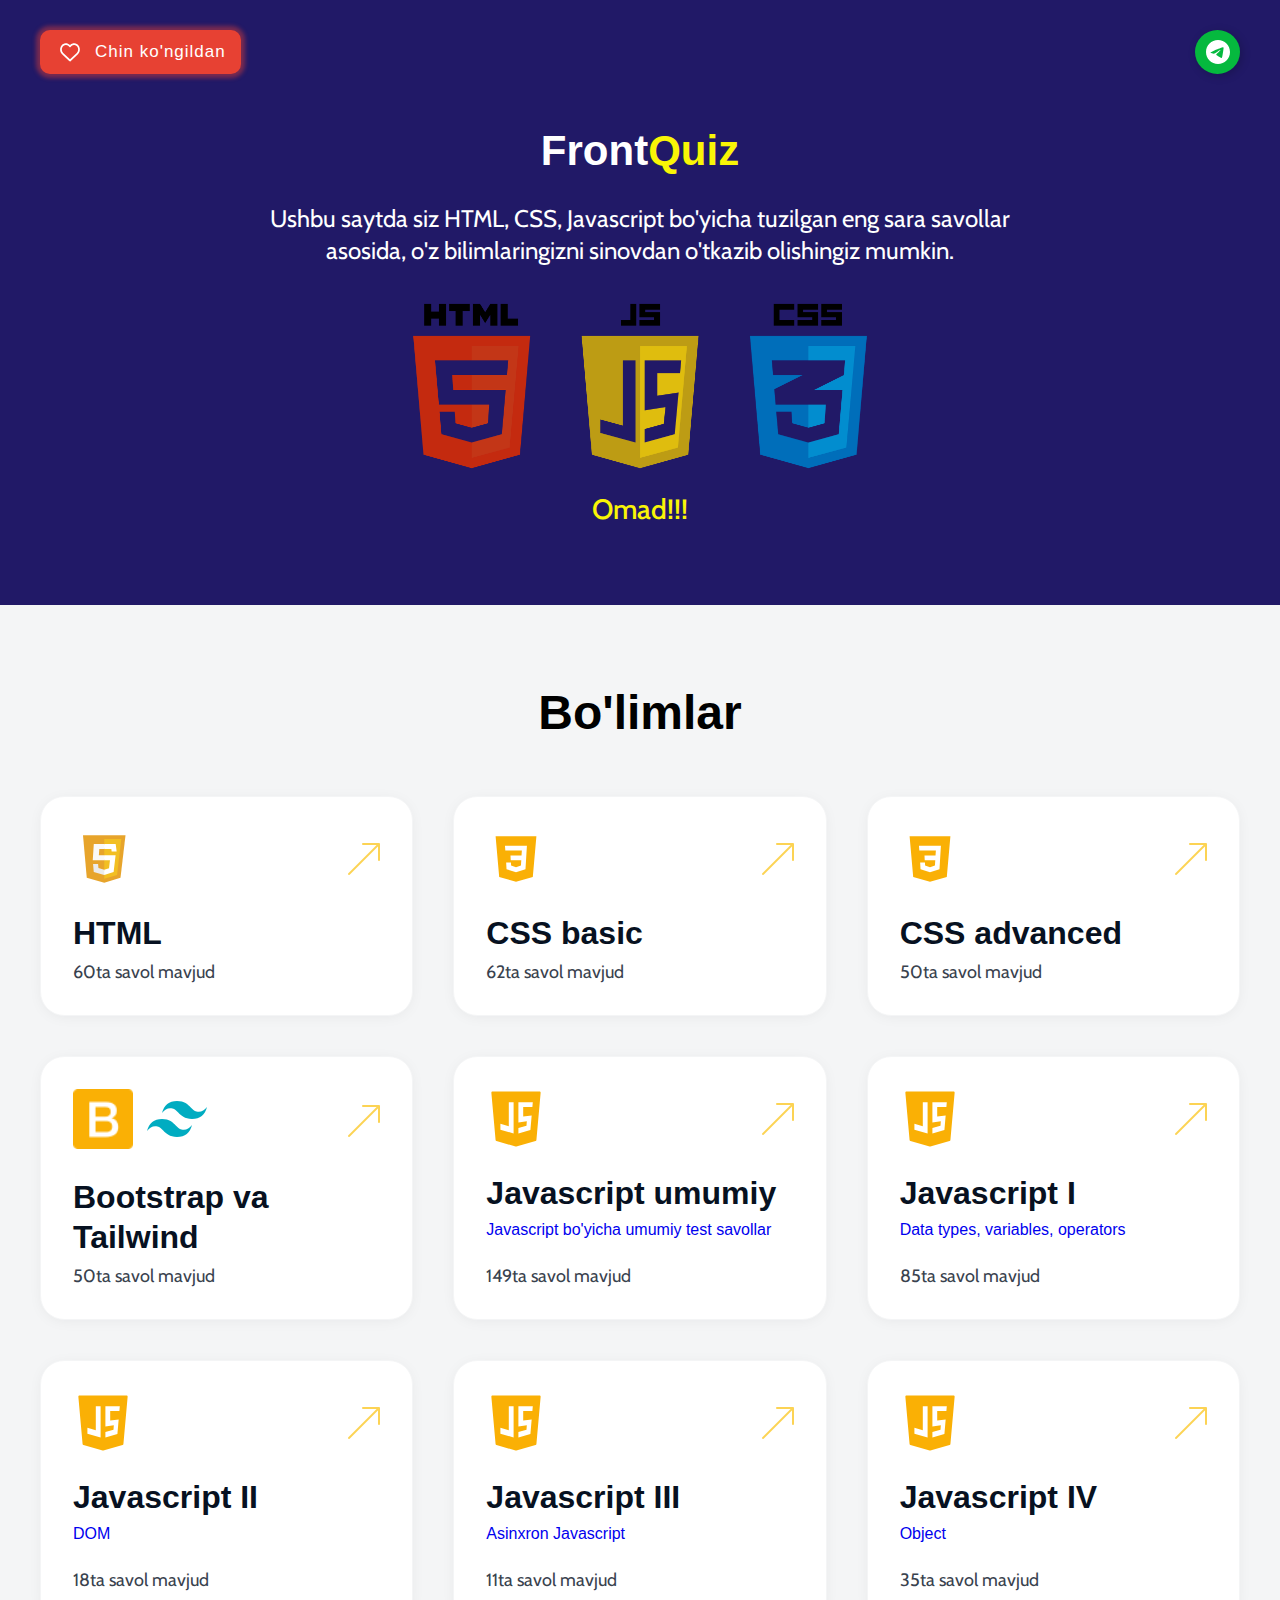
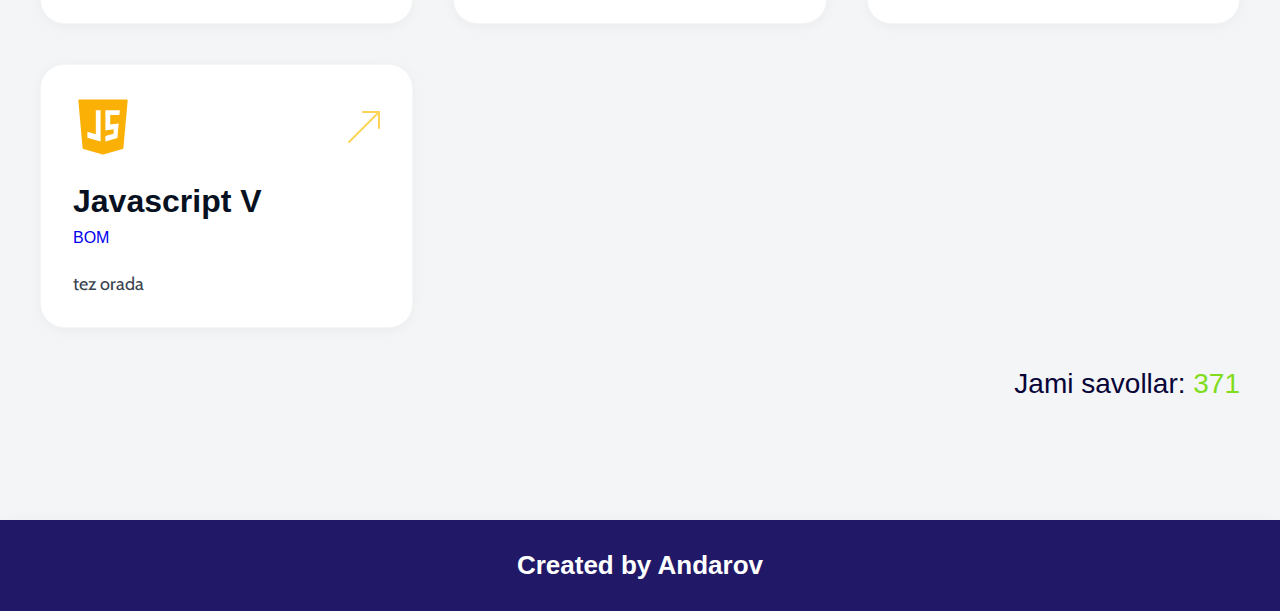
<file: index.html>
<!DOCTYPE html>
<html lang="uz">

<head>
  <meta charset="UTF-8" />
  <meta name="viewport" content="width=device-width, initial-scale=1.0" />
  <meta http-equiv="X-UA-Compatible" content="ie=edge" />
  <meta id="description" name="description"
    content="FrontQuiz - frontend dasturlash bo'yicha tuzilgan test savollar to'plami">
  <meta id="keywords" name="keywords"
    content="frontquiz, FrontQuiz, frontQuiz, frontend, frontend test, frontend test savollar, html, css, Javascript, javascript, html test, css test, javascript test, tailwind, Bootstrap, bootstrap, tailwind test, bootstrap test, test savollar, quiz, frontend quiz, html quiz, css quiz, javascript quiz">
  <meta id="name" name="itemprop" content="FrontQuiz / Frontend test savollar to'plami">
  <meta property="og:type" content="website" />
  <meta property="og:url" content="https://frontquiz.uz/" />
  <meta property="og:image" content="https://frontquiz.uz/img/logos.png" />
  <meta property="og:image:width" content="1036" />
  <meta property="og:image:height" content="416" />
  <meta property="og:image:type" content="image/png" />

  <!-- Google -->
  <meta name="google-site-verification" content="q0mSrLkN9ZpGzfF-t1X7w72QIFQDE6iMHwgZMatg7zU" />
  <meta name="googlebot" id="googlebot" content="index, follow">
  <!-- Yandeks -->
  <meta name="yandex-verification" content="0d98a88b237bac56" />
  <meta name="yandex-verification" id="yandex-verification" content="index, follow">
  <meta name="yandex" id="yandex" content="index, follow">
  <title>FrontQuiz / Frontend test savollar to'plami</title>

  <meta http-equiv="X-Frame-Options" content="DENY">
  <meta http-equiv="Content-Security-Policy" content="frame-ancestors 'none';">


  <!-- Font family -->
  <link rel="preconnect" href="https://fonts.googleapis.com">
  <link rel="preconnect" href="https://fonts.gstatic.com" crossorigin>
  <link href="https://fonts.googleapis.com/css2?family=Cabin:wght@400;500&display=swap" rel="stylesheet">

  <!-- Css -->
  <link rel="stylesheet" href="./style.css">

  <!-- favicon image -->
  <link rel="shortcut icon" href="img/favicon.png" type="image/x-icon">
  <link rel="icon" href="img/favicon.png" type="image/x-icon">

  <!-- Yandex.RTB -->
  <script>window.yaContextCb = window.yaContextCb || []</script>
  <script src="https://yandex.ru/ads/system/context.js" async></script>

  <!-- Google tag (gtag.js) -->
  <script async src="https://www.googletagmanager.com/gtag/js?id=G-X76DZG3P99"></script>
  <script>
    window.dataLayer = window.dataLayer || [];
    function gtag() { dataLayer.push(arguments); }
    gtag('js', new Date());

    gtag('config', 'G-X76DZG3P99');
  </script>
</head>

<body>

  <aside class="container">
    <!-- Yandex.RTB R-A-12328467-1 -->
    <div id="yandex_rtb_R-A-12328467-1"></div>
    <script>
      window.yaContextCb.push(() => {
        Ya.Context.AdvManager.render({
          "blockId": "R-A-12328467-1",
          "renderTo": "yandex_rtb_R-A-12328467-1"
        })
      })
    </script>
  </aside>

  <!-- top -->
  <div class="top">
    <div class="top-container container">
      <!-- donate -->
      <button class="donate-btn donate-js">
        <span class="donate-text">Chin ko'ngildan</span>
      </button>

      <!-- Telegram link -->
      <a href="https://t.me/Andarov_B" target="_blank" class="link">

        <div class="sign">
          <svg width="24" height="24" fill="none" xmlns="http://www.w3.org/2000/svg">
            <path
              d="M12 0C5.376 0 0 5.376 0 12s5.376 12 12 12 12-5.376 12-12S18.624 0 12 0Zm5.568 8.16c-.18 1.896-.96 6.504-1.356 8.628-.168.9-.504 1.2-.816 1.236-.696.06-1.224-.456-1.896-.9-1.056-.696-1.656-1.128-2.676-1.8-1.188-.78-.42-1.212.264-1.908.18-.18 3.252-2.976 3.312-3.228a.24.24 0 0 0-.06-.216c-.072-.06-.168-.036-.252-.024-.108.024-1.788 1.14-5.064 3.348-.48.324-.912.492-1.296.48-.432-.012-1.248-.24-1.86-.444-.756-.24-1.344-.372-1.296-.792.024-.216.324-.432.888-.66 3.504-1.524 5.832-2.532 6.996-3.012 3.336-1.392 4.02-1.632 4.476-1.632.096 0 .324.024.468.144.12.096.156.228.168.324-.012.072.012.288 0 .456Z"
              fill="#252420" />
          </svg>
        </div>

        <div class="text">Aloqa</div>
      </a>
    </div>
  </div>

  <!-- Top -->
  <div class="hero">
    <div class="container hero-container">
      <h1 class="hero-title">Front<span class="hero-title-mark">Quiz</span></h1>
      <p class="hero-text">Ushbu saytda siz HTML, CSS, Javascript bo'yicha tuzilgan eng sara savollar asosida, o'z
        bilimlaringizni sinovdan o'tkazib olishingiz mumkin.</p>

      <img class="logos" src="./img/logos.png" alt="">

      <p class="hero-text-success">Omad!!!</p>
    </div>
  </div>

  <!-- Main -->
  <main>
    <section class="questions-section">
      <div class="container">
        <h2 class="questions-title">Bo'limlar</h2>

        <!-- question-items -->
        <div class="questions-wrapper">

          <!-- Html -->
          <a class="question" href="html.html" rel="noopener">
            <div class="header">
              <img src="./img/html.svg" alt="html icon" width="60">

              <img class="question-arrow" src="./img/top-right.png" alt="Arrow icon" width="32" height="32">
            </div>

            <div class="details">
              <h3 class="details-title">HTML</h3>
              <p class="details-total" id="html-total"></p>
            </div>
          </a>

          <!-- CSS-basic -->
          <a class="question" href="css-basic.html" rel="noopener">
            <div class="header">
              <img src="./img/css.svg" alt="CSS icon" width="60">

              <img class="question-arrow" src="./img/top-right.png" alt="Arrow icon" width="32" height="32">
            </div>

            <div class="details">
              <h3 class="details-title">CSS basic</h3>
              <p class="details-total" id="css-total">70+ savollar</p>
            </div>
          </a>

          <!-- CSS-advanced -->
          <a class="question" href="css-advanced.html" rel="noopener">
            <div class="header">
              <img src="./img/css.svg" alt="CSS icon" width="60">

              <img class="question-arrow" src="./img/top-right.png" alt="Arrow icon" width="32" height="32">
            </div>

            <div class="details">
              <h3 class="details-title">CSS advanced</h3>
              <p class="details-total" id="css-advanced-total">50+ savollar</p>
            </div>
          </a>

          <!-- Bootstrap vs Tailwind -->
          <a class="question" href="tboot.html" rel="noopener">
            <div class="header">
              <div>
                <img src="./img/boot.png" alt="Bootstrap icon" width="60" style="margin-right: 10px;">
                <img src="./img/tailwind.svg" alt="Tailwind icon" width="60">
              </div>

              <img class="question-arrow" src="./img/top-right.png" alt="Arrow icon" width="32" height="32">
            </div>

            <div class="details">
              <h3 class="details-title">Bootstrap va Tailwind</h3>
              <p class="details-total" id="tboot-total">50+ savollar</p>
            </div>
          </a>

          <!-- JS general -->
          <a class="question" href="js-general.html" rel="noopener">
            <div class="header">
              <img src="./img/js.svg" alt="Javascript icon" width="60">

              <img class="question-arrow" src="./img/top-right.png" alt="Arrow icon" width="32" height="32">
            </div>

            <div class="details">
              <h3 class="details-title">Javascript umumiy</h3>
              <p style="margin-bottom: 26px;">Javascript bo'yicha umumiy test savollar</p>
              <p class="details-total" id="js-general-total">80+ savollar</p>
            </div>
          </a>

          <!-- JS basic -->
          <a class="question" href="js-basic.html" rel="noopener">
            <div class="header">
              <img src="./img/js.svg" alt="Javascript icon" width="60">

              <img class="question-arrow" src="./img/top-right.png" alt="Arrow icon" width="32" height="32">
            </div>

            <div class="details">
              <h3 class="details-title">Javascript I</h3>
              <p style="margin-bottom: 26px;">Data types, variables, operators</p>
              <p class="details-total" id="js-basic-total">80+ savollar</p>
            </div>
          </a>

          <!-- JS two -->
          <a class="question" href="js-dom.html" rel="noopener">
            <div class="header">
              <img src="./img/js.svg" alt="Javascript icon" width="60">

              <img class="question-arrow" src="./img/top-right.png" alt="Arrow icon" width="32" height="32">
            </div>

            <div class="details">
              <h3 class="details-title">Javascript II</h3>
              <p style="margin-bottom: 26px;">DOM</p>
              <p class="details-total" id="js-dom-total">80+ savollar</p>
            </div>
          </a>

          <!-- JS three -->
          <a class="question" href="async-js.html" rel="noopener">
            <div class="header">
              <img src="./img/js.svg" alt="Javascript icon" width="60">

              <img class="question-arrow" src="./img/top-right.png" alt="Arrow icon" width="32" height="32">
            </div>

            <div class="details">
              <h3 class="details-title">Javascript III</h3>
              <p style="margin-bottom: 26px;">Asinxron Javascript</p>
              <p class="details-total" id="js-async-total">tez orada</p>
            </div>
          </a>

          <!-- JS four -->
          <a class="question" href="js-object.html" rel="noopener">
            <div class="header">
              <img src="./img/js.svg" alt="Javascript icon" width="60">

              <img class="question-arrow" src="./img/top-right.png" alt="Arrow icon" width="32" height="32">
            </div>

            <div class="details">
              <h3 class="details-title">Javascript IV</h3>
              <p style="margin-bottom: 26px;">Object</p>
              <p class="details-total" id="js-object-total">tez orada</p>
            </div>
          </a>

          <!-- JS five -->
          <a class="question" href="js5.html" rel="noopener">
            <div class="header">
              <img src="./img/js.svg" alt="Javascript icon" width="60">

              <img class="question-arrow" src="./img/top-right.png" alt="Arrow icon" width="32" height="32">
            </div>

            <div class="details">
              <h3 class="details-title">Javascript V</h3>
              <p style="margin-bottom: 26px;">BOM</p>
              <p class="details-total" id="js-two-total">tez orada</p>
            </div>
          </a>

        </div>

        <div class="total-wrapper">
          <p class="total-number">Jami savollar: <span id="total-number"></span></p>
        </div>
      </div>
    </section>
  </main>

  <!-- Footer -->
  <footer class="footer">
    <div class="container">
      <h2 class="footer-title">Created by Andarov</h2>
    </div>
  </footer>


  <!-- Modal buy me coffee -->
  <div class="modal">
    <div class="card-wrapper">
      <div class="card">
        <button class="xmark">
          <img src="./img/xmark.png" width="40" height="40" alt="Xmark icon">
        </button>
        <div class="front">
          <span class="logo">Hamkorbank</span>
          <span class="set"></span>
          <span class="number">9860 1601 0289 3908</span>
          <span class="when">XX / XX</span>
          <span class="name">Andarov Bektur</span>
          <span class="img">Humo</span>
        </div>

        <div class="back">
          <span class="about">Milliy banklararo protsessing markazi</span>
          <span class="site">www.humocard.uz</span>
          <span class="box"></span>
          <span class="rule">Ushbu karta bankning mulkidir. Bank kartasi topilganida bankga qaytarib berishingizni
            so'raymiz</span>
          <span class="tel">Murojaat uchun <strong>(+998) 71 200 0888</strong></span>
        </div>
      </div>
    </div>
  </div>
  <div class="overlay"></div>

  <aside>
    <div class="container">
      <!-- Yandex.RTB R-A-12328467-2 -->
      <script>
        window.yaContextCb.push(() => {
          Ya.Context.AdvManager.render({
            "blockId": "R-A-12328467-2",
            "type": "floorAd",
            "platform": "touch"
          })
        })
      </script>
    </div>
  </aside>


  <script type="module" src="quiz.js"></script>
  <script type="module" src="script.js"></script>

</body>

</html>
</file>
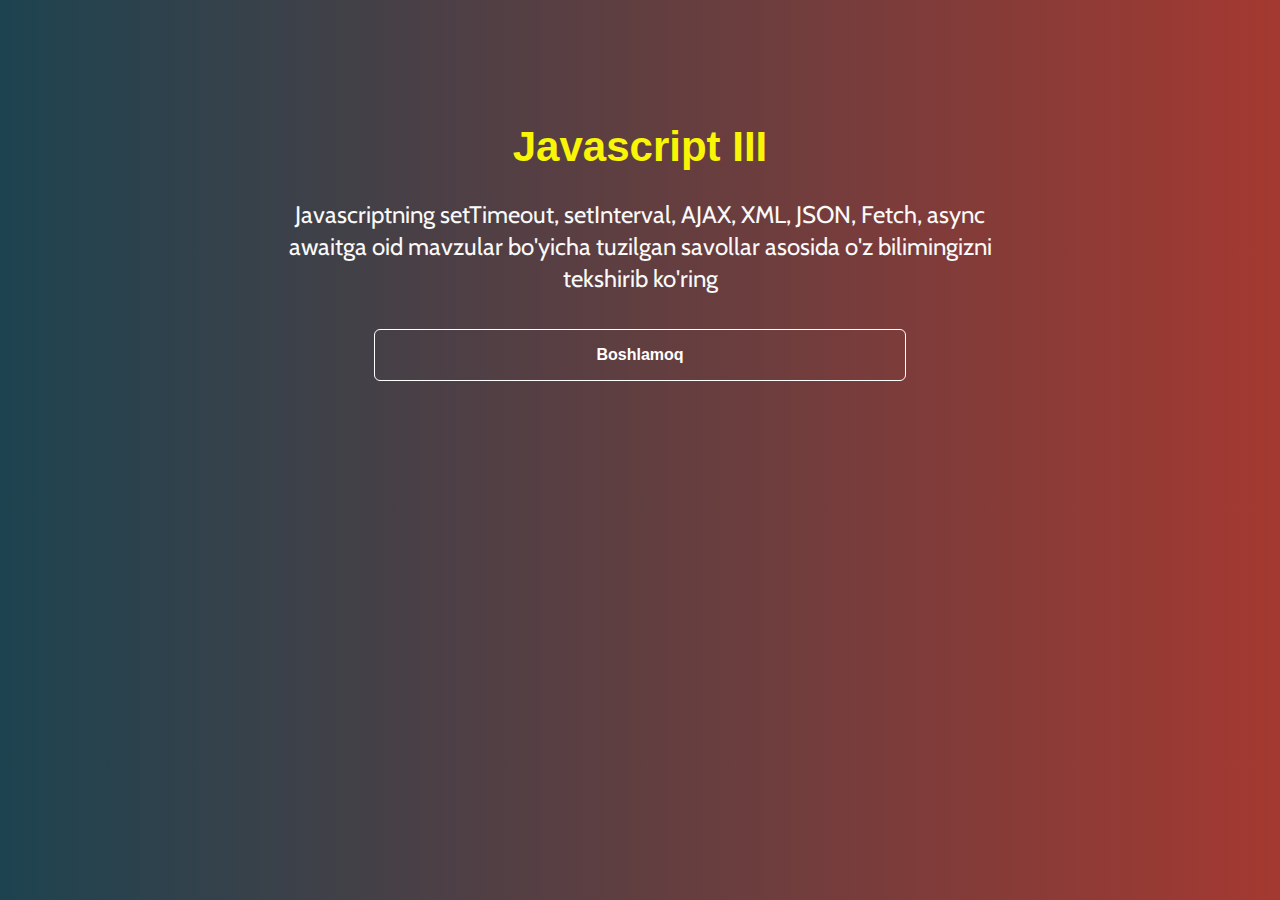
<file: async-js.html>
<!DOCTYPE html>
<html lang="uz">

<head>
    <meta charset="UTF-8">
    <meta http-equiv="X-UA-Compatible" content="IE=edge">
    <meta name="viewport" content="width=device-width, initial-scale=1.0">
    <title>FrontQuiz / Javascript III</title>

    <!-- Font family -->
    <link rel="preconnect" href="https://fonts.googleapis.com">
    <link rel="preconnect" href="https://fonts.gstatic.com" crossorigin>
    <link href="https://fonts.googleapis.com/css2?family=Cabin:wght@400;500&display=swap" rel="stylesheet">

    <link rel="stylesheet" href="./style.css">

    <!-- Yandex.RTB -->
    <script>window.yaContextCb = window.yaContextCb || []</script>
    <script src="https://yandex.ru/ads/system/context.js" async></script>

    <!-- Google tag (gtag.js) -->
    <script async src="https://www.googletagmanager.com/gtag/js?id=G-X76DZG3P99"></script>
    <script>
        window.dataLayer = window.dataLayer || [];
        function gtag() { dataLayer.push(arguments); }
        gtag('js', new Date());

        gtag('config', 'G-X76DZG3P99');
    </script>
</head>

<body>

    <aside class="container">
        <!-- Yandex.RTB R-A-12328467-1 -->
        <div id="yandex_rtb_R-A-12328467-1"></div>
        <script>
            window.yaContextCb.push(() => {
                Ya.Context.AdvManager.render({
                    "blockId": "R-A-12328467-1",
                    "renderTo": "yandex_rtb_R-A-12328467-1"
                })
            })
        </script>
    </aside>

    <main class="main">
        <div class="container main-container">
            <!-- Main-wrapper -->
            <div class="main-wrapper">
                <h1 class="hero-title hero-title-mark">Javascript III</h1>
                <p class="hero-text">Javascriptning setTimeout, setInterval, AJAX, XML, JSON, Fetch, async awaitga oid
                    mavzular bo'yicha tuzilgan savollar asosida o'z bilimingizni tekshirib ko'ring</p>
                <button class="js-async-btn btn">Boshlamoq</button>
            </div>

            <div class="quiz-wrapper">
                <div class="hero-title hero-title-mark quiz" id="question"></div>
                <div id="answers"></div>
                <div id="result" class="none">Savol- <span id="number">1</span> / 10</div>
            </div>
        </div>
    </main>


    <script type="module" src="./quiz.js"></script>
    <script type="module" src="script.js"></script>
</body>

</html>
</file>
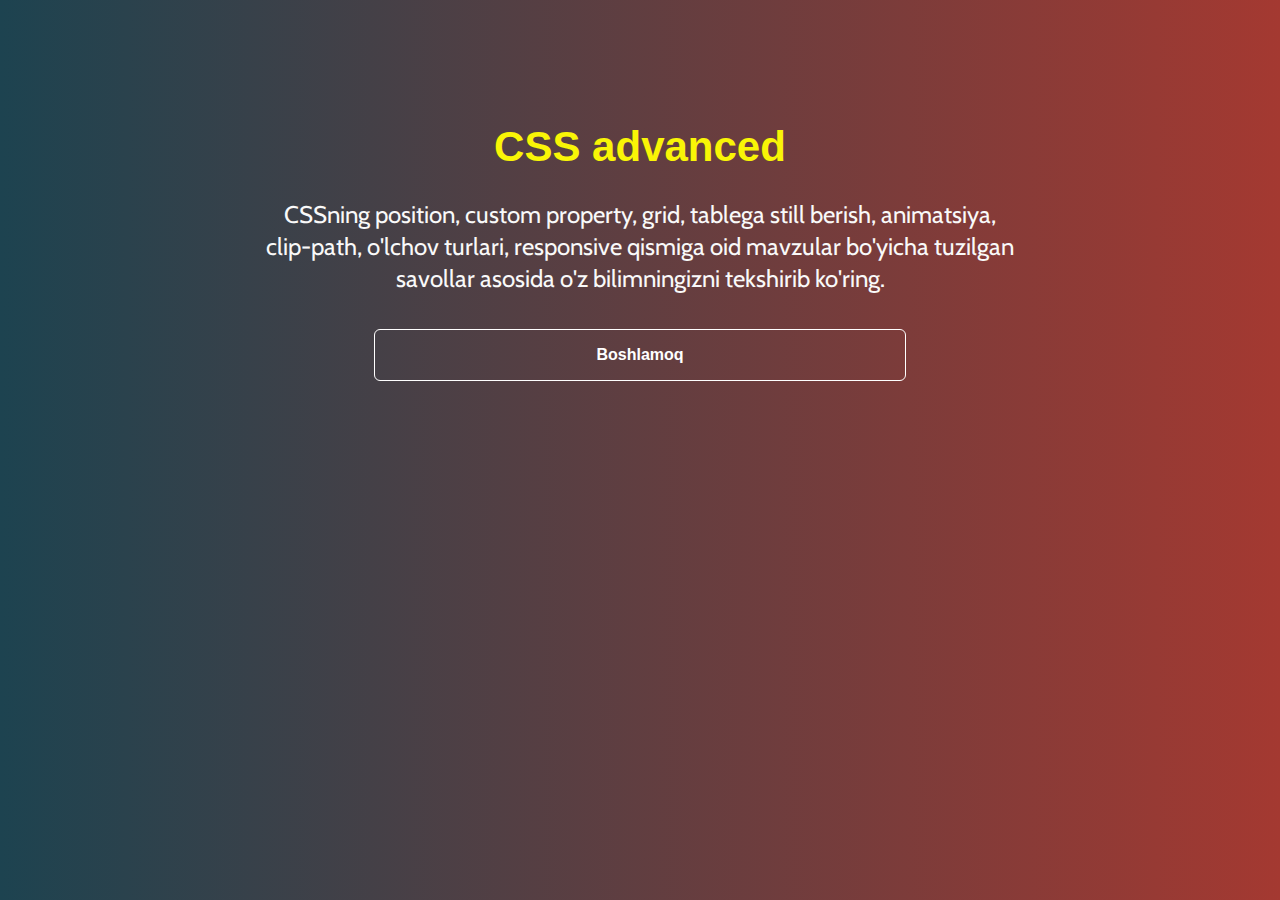
<file: css-advanced.html>
<!DOCTYPE html>
<html lang="uz">

<head>
    <meta charset="UTF-8">
    <meta http-equiv="X-UA-Compatible" content="IE=edge">
    <meta name="viewport" content="width=device-width, initial-scale=1.0">
    <title>FrontQuiz / CSS advanced</title>

    <!-- Font family -->
    <link rel="preconnect" href="https://fonts.googleapis.com">
    <link rel="preconnect" href="https://fonts.gstatic.com" crossorigin>
    <link href="https://fonts.googleapis.com/css2?family=Cabin:wght@400;500&display=swap" rel="stylesheet">

    <link rel="stylesheet" href="./style.css">

    <!-- Yandex.RTB -->
    <script>window.yaContextCb = window.yaContextCb || []</script>
    <script src="https://yandex.ru/ads/system/context.js" async></script>

    <!-- Google tag (gtag.js) -->
    <script async src="https://www.googletagmanager.com/gtag/js?id=G-X76DZG3P99"></script>
    <script>
        window.dataLayer = window.dataLayer || [];
        function gtag() { dataLayer.push(arguments); }
        gtag('js', new Date());

        gtag('config', 'G-X76DZG3P99');
    </script>
</head>

<body>

    <aside class="container">
        <!-- Yandex.RTB R-A-12328467-1 -->
        <div id="yandex_rtb_R-A-12328467-1"></div>
        <script>
            window.yaContextCb.push(() => {
                Ya.Context.AdvManager.render({
                    "blockId": "R-A-12328467-1",
                    "renderTo": "yandex_rtb_R-A-12328467-1"
                })
            })
        </script>
    </aside>

    <main class="main">
        <div class="container main-container">
            <!-- Main-wrapper -->
            <div class="main-wrapper">
                <h1 class="hero-title hero-title-mark">CSS advanced</h1>
                <p class="hero-text">CSSning position, custom property, grid, tablega still berish, animatsiya,
                    clip-path, o'lchov turlari, responsive qismiga oid mavzular bo'yicha tuzilgan savollar asosida o'z
                    bilimningizni tekshirib ko'ring.</p>
                <button class="css-advanced btn">Boshlamoq</button>
            </div>

            <div class="quiz-wrapper">
                <div class="hero-title hero-title-mark quiz" id="question"></div>
                <div id="answers"></div>
                <div id="result" class="none">Savol- <span id="number">1</span> / 10</div>
            </div>
        </div>
    </main>

    <script type="module" src="./quiz.js"></script>
    <script type="module" src="./script.js"></script>
</body>

</html>
</file>
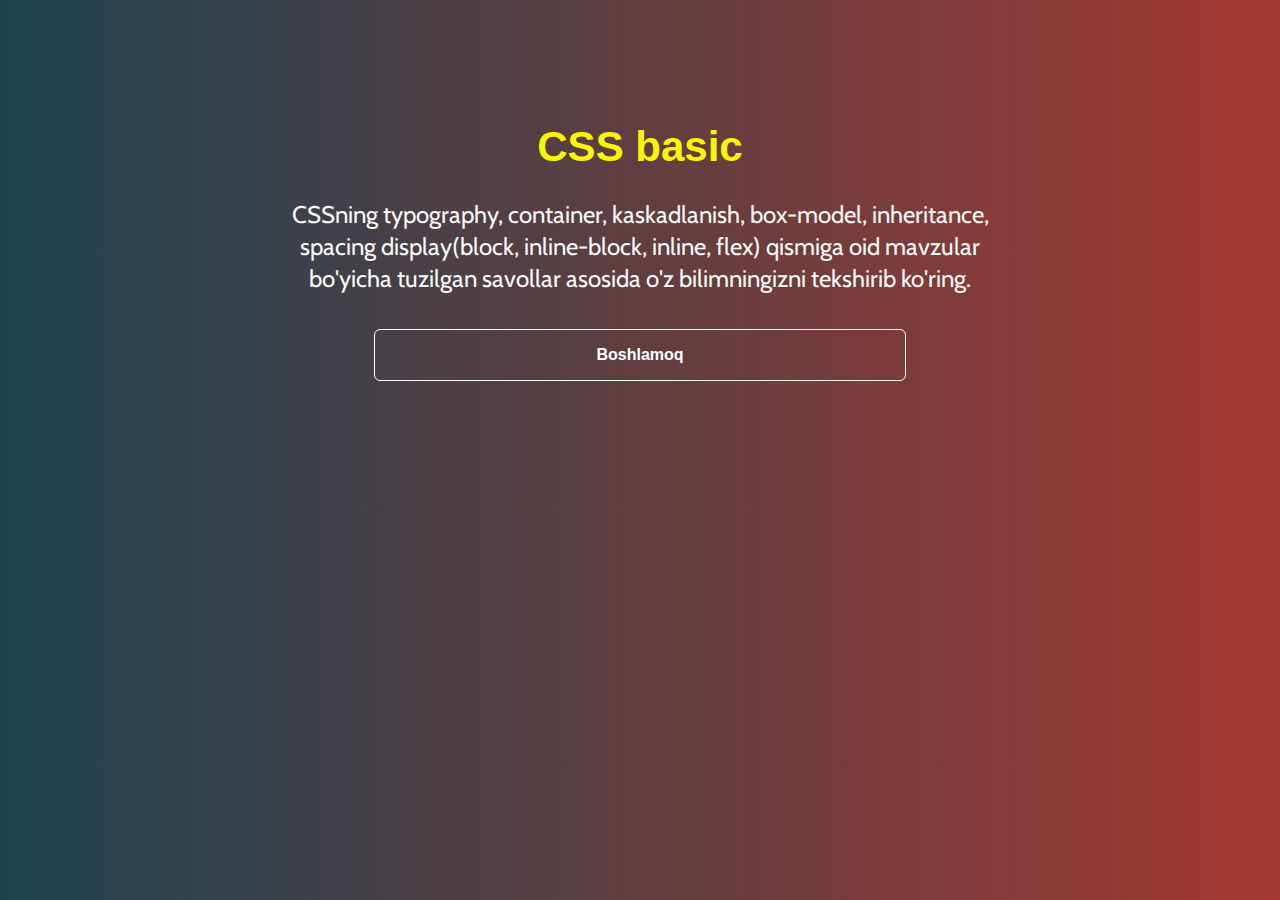
<file: css-basic.html>
<!DOCTYPE html>
<html lang="uz">

<head>
    <meta charset="UTF-8">
    <meta http-equiv="X-UA-Compatible" content="IE=edge">
    <meta name="viewport" content="width=device-width, initial-scale=1.0">
    <title>FrontQuiz / CSS basic</title>

    <!-- Font family -->
    <link rel="preconnect" href="https://fonts.googleapis.com">
    <link rel="preconnect" href="https://fonts.gstatic.com" crossorigin>
    <link href="https://fonts.googleapis.com/css2?family=Cabin:wght@400;500&display=swap" rel="stylesheet">

    <link rel="stylesheet" href="./style.css">

    <!-- Yandex.RTB -->
    <script>window.yaContextCb = window.yaContextCb || []</script>
    <script src="https://yandex.ru/ads/system/context.js" async></script>

    <!-- Google tag (gtag.js) -->
    <script async src="https://www.googletagmanager.com/gtag/js?id=G-X76DZG3P99"></script>
    <script>
        window.dataLayer = window.dataLayer || [];
        function gtag() { dataLayer.push(arguments); }
        gtag('js', new Date());

        gtag('config', 'G-X76DZG3P99');
    </script>
</head>

<body>

    <aside class="container">
        <!-- Yandex.RTB R-A-12328467-1 -->
        <div id="yandex_rtb_R-A-12328467-1"></div>
        <script>
            window.yaContextCb.push(() => {
                Ya.Context.AdvManager.render({
                    "blockId": "R-A-12328467-1",
                    "renderTo": "yandex_rtb_R-A-12328467-1"
                })
            })
        </script>
    </aside>

    <main class="main">
        <div class="container main-container">
            <!-- Main-wrapper -->
            <div class="main-wrapper">
                <h1 class="hero-title hero-title-mark">CSS basic</h1>
                <p class="hero-text">CSSning typography, container, kaskadlanish, box-model, inheritance, spacing
                    display(block, inline-block, inline, flex) qismiga oid mavzular bo'yicha tuzilgan savollar asosida
                    o'z bilimningizni tekshirib ko'ring.</p>
                <button class="css-btn btn">Boshlamoq</button>
            </div>

            <div class="quiz-wrapper">
                <div class="hero-title hero-title-mark quiz" id="question"></div>
                <div id="answers"></div>
                <div id="result" class="none">Savol- <span id="number">1</span> / 10</div>
            </div>
        </div>
    </main>

    <script type="module" src="./quiz.js"></script>
    <script type="module" src="script.js"></script>
</body>

</html>
</file>
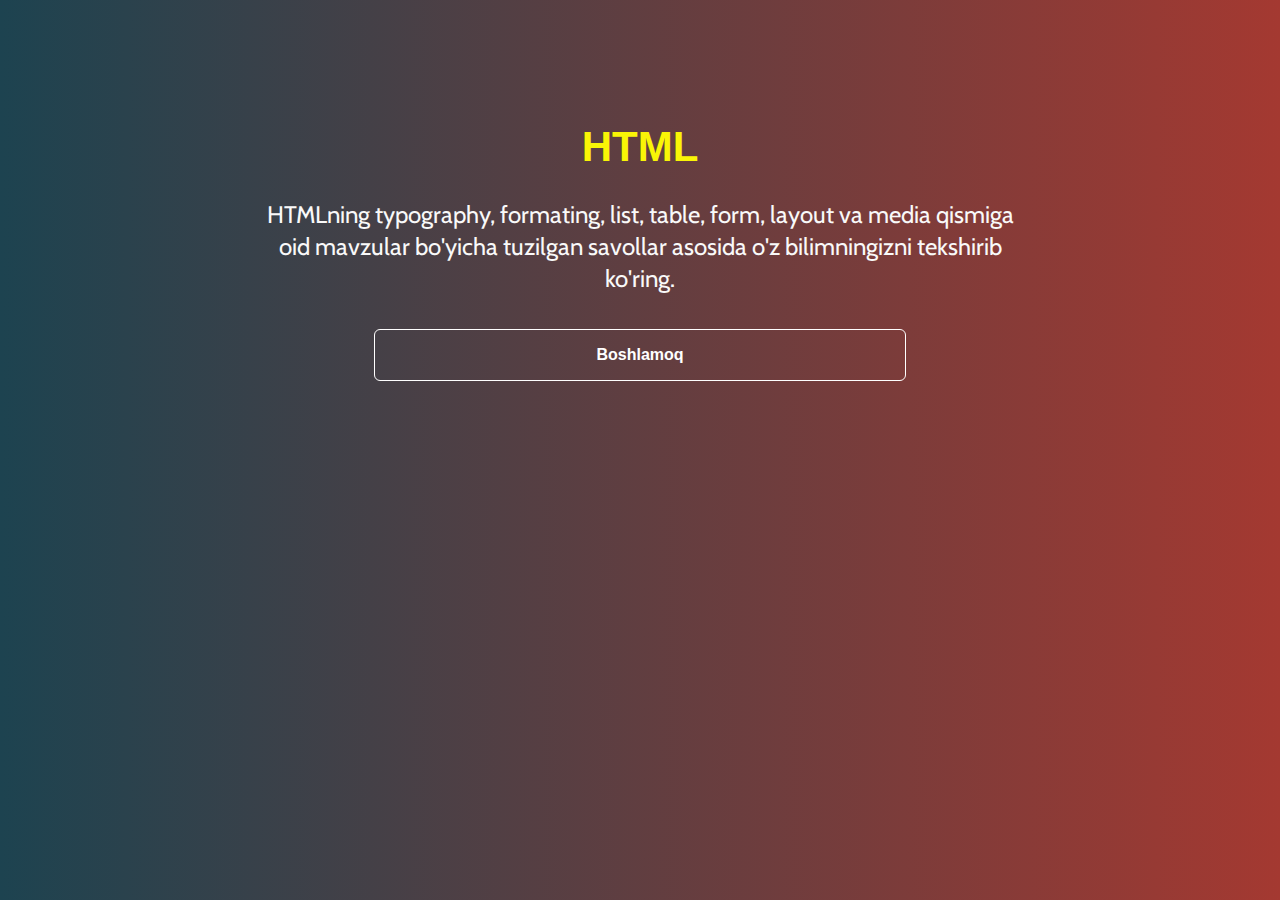
<file: html.html>
<!DOCTYPE html>
<html lang="uz">

<head>
    <meta charset="UTF-8">
    <meta http-equiv="X-UA-Compatible" content="IE=edge">
    <meta name="viewport" content="width=device-width, initial-scale=1.0">
    <title>FrontQuiz / HTML</title>

    <!-- Font family -->
    <link rel="preconnect" href="https://fonts.googleapis.com">
    <link rel="preconnect" href="https://fonts.gstatic.com" crossorigin>
    <link href="https://fonts.googleapis.com/css2?family=Cabin:wght@400;500&display=swap" rel="stylesheet">

    <link rel="stylesheet" href="./style.css">

    <!-- Yandex.RTB -->
    <script>window.yaContextCb = window.yaContextCb || []</script>
    <script src="https://yandex.ru/ads/system/context.js" async></script>

    <!-- Google tag (gtag.js) -->
    <script async src="https://www.googletagmanager.com/gtag/js?id=G-X76DZG3P99"></script>
    <script>
        window.dataLayer = window.dataLayer || [];
        function gtag() { dataLayer.push(arguments); }
        gtag('js', new Date());

        gtag('config', 'G-X76DZG3P99');
    </script>
</head>

<body>

    <aside class="container">
        <!-- Yandex.RTB R-A-12328467-1 -->
        <div id="yandex_rtb_R-A-12328467-1"></div>
        <script>
            window.yaContextCb.push(() => {
                Ya.Context.AdvManager.render({
                    "blockId": "R-A-12328467-1",
                    "renderTo": "yandex_rtb_R-A-12328467-1"
                })
            })
        </script>
    </aside>

    <main class="main">
        <div class="container main-container">
            <!-- Main-wrapper -->
            <div class="main-wrapper">
                <h1 class="hero-title hero-title-mark">HTML</h1>
                <p class="hero-text">HTMLning typography, formating, list, table, form, layout va media qismiga oid
                    mavzular bo'yicha tuzilgan savollar asosida o'z bilimningizni tekshirib ko'ring.</p>
                <button class="html-btn btn">Boshlamoq</button>
            </div>

            <div class="quiz-wrapper">
                <div class="hero-title hero-title-mark quiz" id="question"></div>
                <div id="answers"></div>
                <div id="result" class="none">Savol- <span id="number">1</span> / 10</div>
            </div>
        </div>
    </main>

    <script type="module" src="./quiz.js"></script>
    <script type="module" src="script.js"></script>
</body>

</html>
</file>
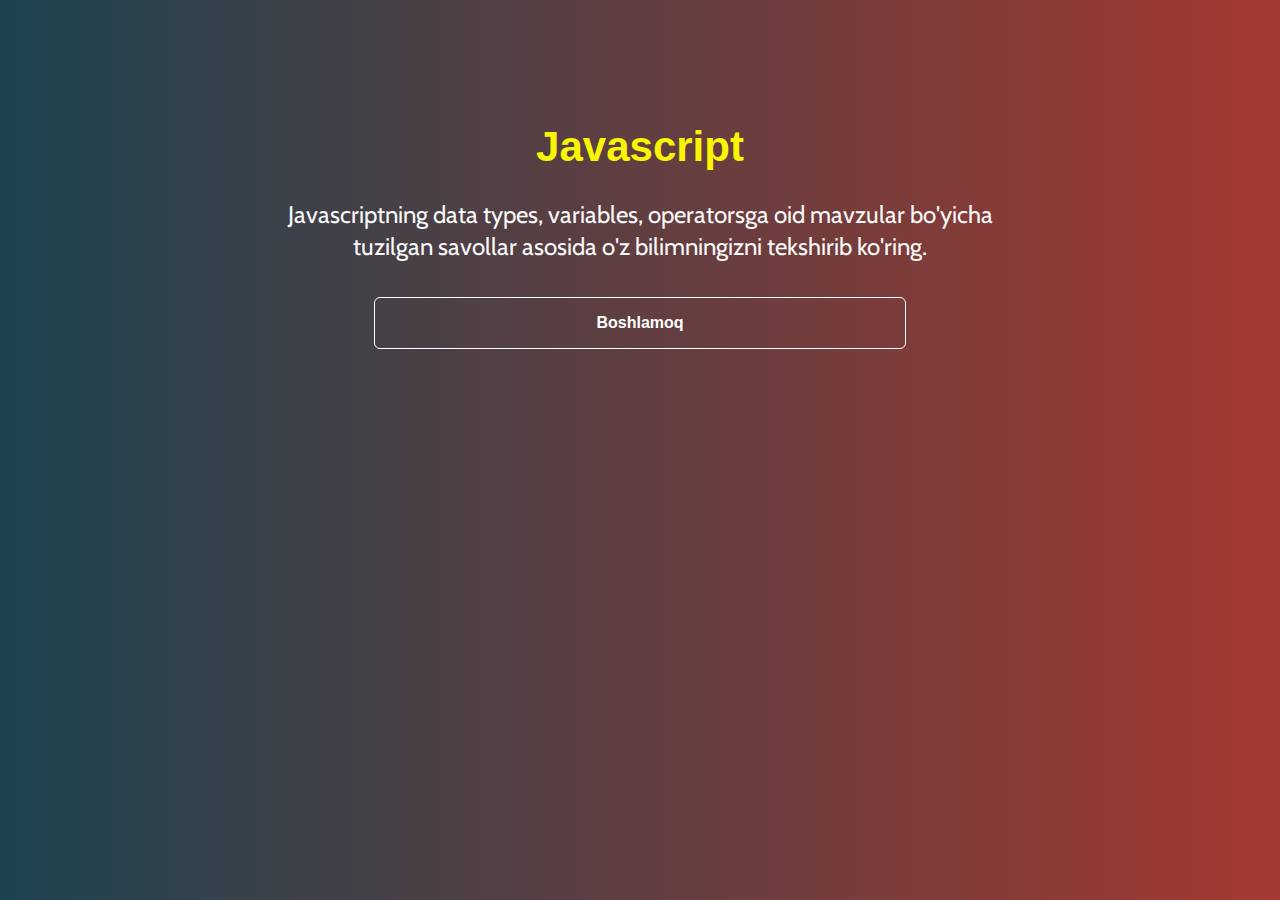
<file: js-basic.html>
<!DOCTYPE html>
<html lang="en">

<head>
    <meta charset="UTF-8">
    <meta http-equiv="X-UA-Compatible" content="IE=edge">
    <meta name="viewport" content="width=device-width, initial-scale=1.0">
    <title>FrontQuiz / Javascript I</title>

    <!-- Font family -->
    <link rel="preconnect" href="https://fonts.googleapis.com">
    <link rel="preconnect" href="https://fonts.gstatic.com" crossorigin>
    <link href="https://fonts.googleapis.com/css2?family=Cabin:wght@400;500&display=swap" rel="stylesheet">

    <link rel="stylesheet" href="./style.css">

    <!-- Yandex.RTB -->
    <script>window.yaContextCb = window.yaContextCb || []</script>
    <script src="https://yandex.ru/ads/system/context.js" async></script>

    <!-- Google tag (gtag.js) -->
    <script async src="https://www.googletagmanager.com/gtag/js?id=G-X76DZG3P99"></script>
    <script>
        window.dataLayer = window.dataLayer || [];
        function gtag() { dataLayer.push(arguments); }
        gtag('js', new Date());

        gtag('config', 'G-X76DZG3P99');
    </script>
</head>

<body>

    <aside class="container">
        <!-- Yandex.RTB R-A-12328467-1 -->
        <div id="yandex_rtb_R-A-12328467-1"></div>
        <script>
            window.yaContextCb.push(() => {
                Ya.Context.AdvManager.render({
                    "blockId": "R-A-12328467-1",
                    "renderTo": "yandex_rtb_R-A-12328467-1"
                })
            })
        </script>
    </aside>

    <main class="main">
        <div class="container main-container">
            <!-- Main-wrapper -->
            <div class="main-wrapper">
                <h1 class="hero-title hero-title-mark">Javascript</h1>
                <p class="hero-text">Javascriptning data types, variables, operatorsga oid mavzular bo'yicha tuzilgan
                    savollar asosida o'z bilimningizni tekshirib ko'ring.</p>
                <button class="js-basic btn">Boshlamoq</button>
            </div>

            <div class="quiz-wrapper">
                <div class="hero-title hero-title-mark quiz" id="question"></div>
                <div id="answers"></div>
                <div id="result" class="none">Savol- <span id="number">1</span> / 10</div>
            </div>
        </div>
    </main>

    <script type="module" src="quiz.js"></script>
    <script type="module" src="script.js"></script>
</body>

</html>
</file>
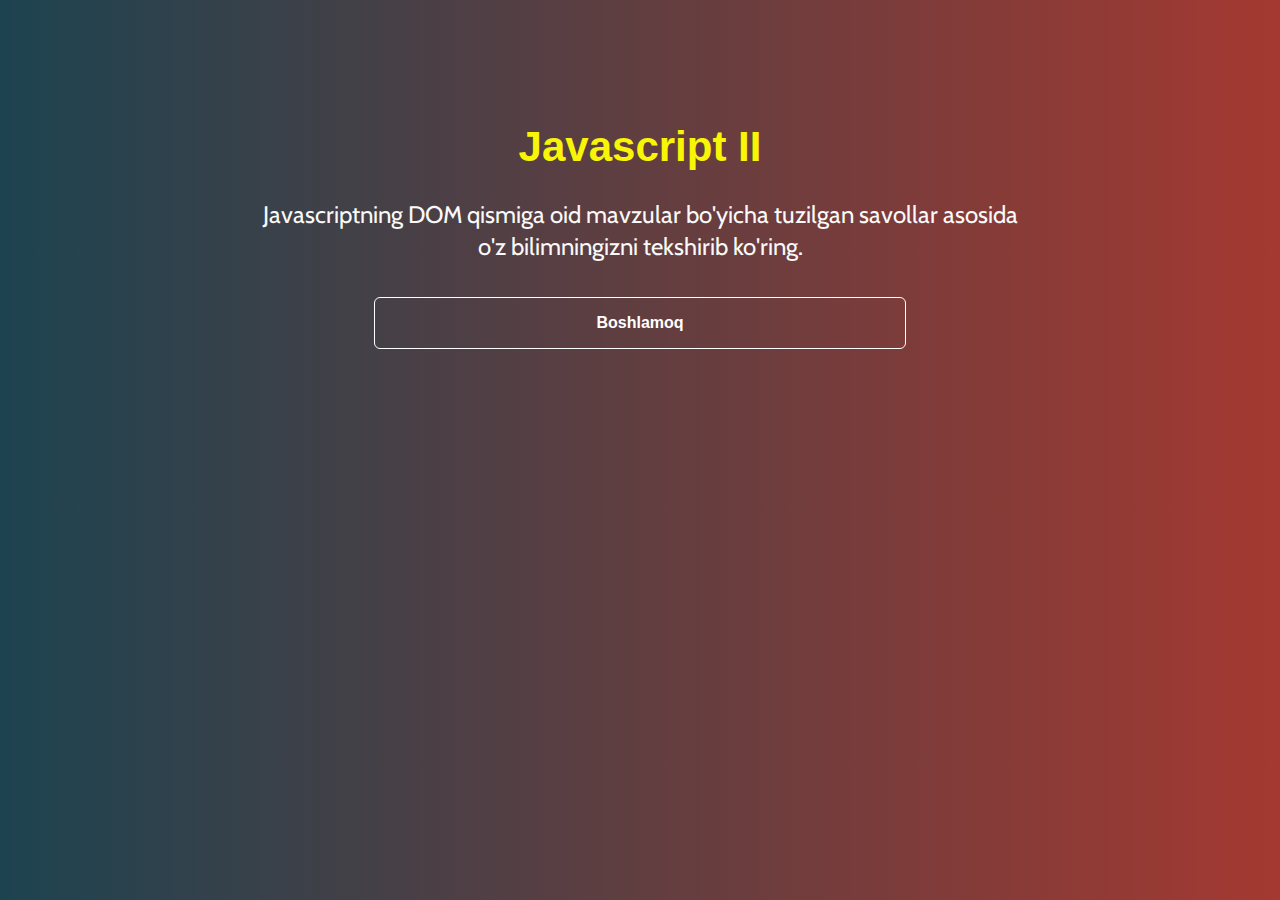
<file: js-dom.html>
<!DOCTYPE html>
<html lang="en">

<head>
    <meta charset="UTF-8">
    <meta http-equiv="X-UA-Compatible" content="IE=edge">
    <meta name="viewport" content="width=device-width, initial-scale=1.0">
    <title>FrontQuiz / Javascript II</title>

    <!-- Font family -->
    <link rel="preconnect" href="https://fonts.googleapis.com">
    <link rel="preconnect" href="https://fonts.gstatic.com" crossorigin>
    <link href="https://fonts.googleapis.com/css2?family=Cabin:wght@400;500&display=swap" rel="stylesheet">

    <link rel="stylesheet" href="./style.css">

    <!-- Yandex.RTB -->
    <script>window.yaContextCb = window.yaContextCb || []</script>
    <script src="https://yandex.ru/ads/system/context.js" async></script>

    <!-- Google tag (gtag.js) -->
    <script async src="https://www.googletagmanager.com/gtag/js?id=G-X76DZG3P99"></script>
    <script>
        window.dataLayer = window.dataLayer || [];
        function gtag() { dataLayer.push(arguments); }
        gtag('js', new Date());

        gtag('config', 'G-X76DZG3P99');
    </script>
</head>

<body>

    <aside class="container">
        <!-- Yandex.RTB R-A-12328467-1 -->
        <div id="yandex_rtb_R-A-12328467-1"></div>
        <script>
            window.yaContextCb.push(() => {
                Ya.Context.AdvManager.render({
                    "blockId": "R-A-12328467-1",
                    "renderTo": "yandex_rtb_R-A-12328467-1"
                })
            })
        </script>
    </aside>

    <main class="main">
        <div class="container main-container">
            <!-- Main-wrapper -->
            <div class="main-wrapper">
                <h1 class="hero-title hero-title-mark">Javascript II</h1>
                <p class="hero-text">Javascriptning DOM qismiga oid mavzular bo'yicha tuzilgan savollar asosida o'z
                    bilimningizni tekshirib ko'ring.</p>
                <button class="js-dom-btn btn">Boshlamoq</button>
            </div>

            <div class="quiz-wrapper">
                <div class="hero-title hero-title-mark quiz" id="question"></div>
                <div id="answers"></div>
                <div id="result" class="none">Savol- <span id="number">1</span> / 10</div>
            </div>
        </div>
    </main>

    <script type="module" src="quiz.js"></script>
    <script type="module" src="script.js"></script>
</body>

</html>
</file>
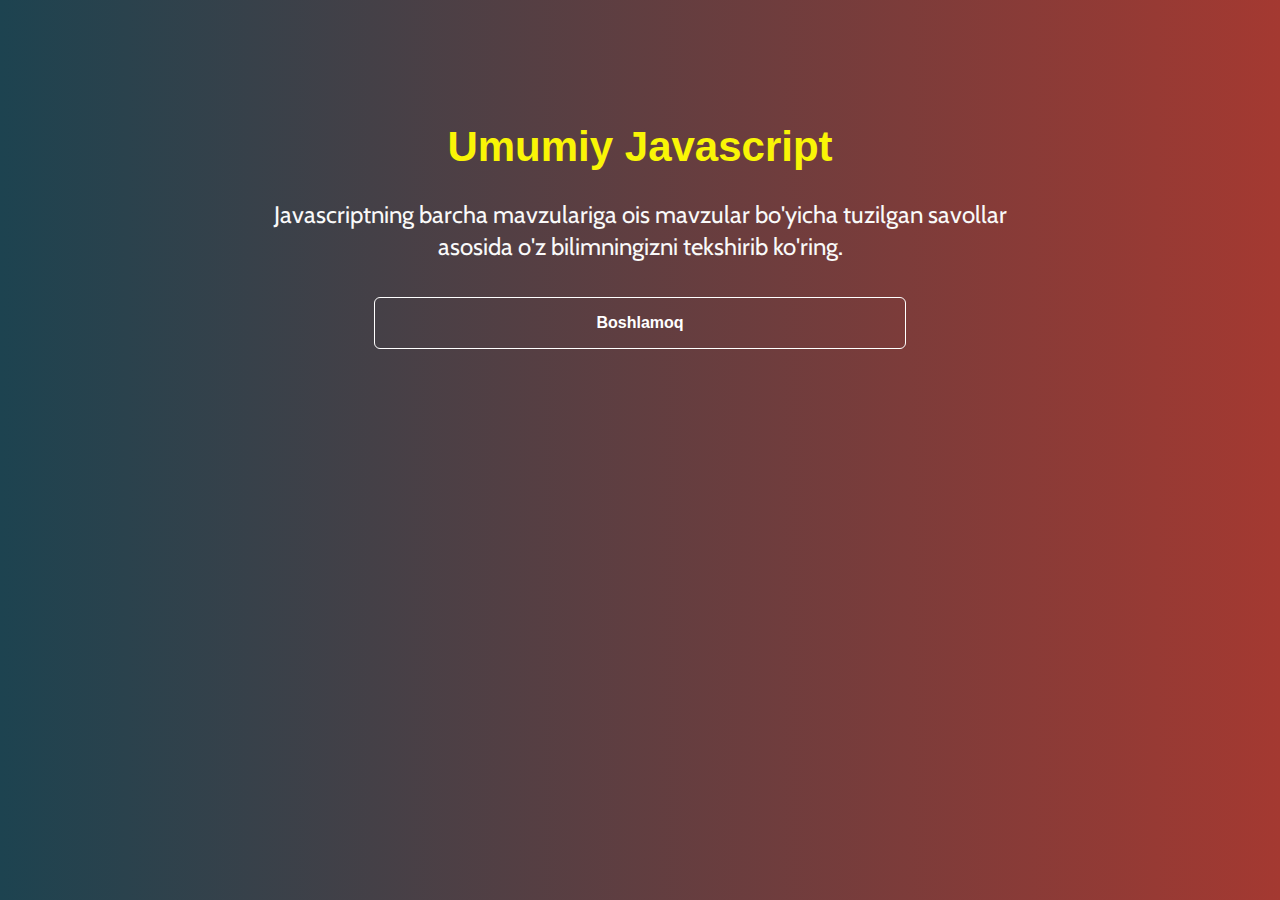
<file: js-general.html>
<!DOCTYPE html>
<html lang="en">

<head>
    <meta charset="UTF-8">
    <meta http-equiv="X-UA-Compatible" content="IE=edge">
    <meta name="viewport" content="width=device-width, initial-scale=1.0">
    <title>FrontQuiz / Umumiy Javascript</title>

    <!-- Font family -->
    <link rel="preconnect" href="https://fonts.googleapis.com">
    <link rel="preconnect" href="https://fonts.gstatic.com" crossorigin>
    <link href="https://fonts.googleapis.com/css2?family=Cabin:wght@400;500&display=swap" rel="stylesheet">

    <link rel="stylesheet" href="./style.css">

    <!-- Yandex.RTB -->
    <script>window.yaContextCb = window.yaContextCb || []</script>
    <script src="https://yandex.ru/ads/system/context.js" async></script>

    <!-- Google tag (gtag.js) -->
    <script async src="https://www.googletagmanager.com/gtag/js?id=G-X76DZG3P99"></script>
    <script>
        window.dataLayer = window.dataLayer || [];
        function gtag() { dataLayer.push(arguments); }
        gtag('js', new Date());

        gtag('config', 'G-X76DZG3P99');
    </script>
</head>

<body>

    <aside class="container">
        <!-- Yandex.RTB R-A-12328467-1 -->
        <div id="yandex_rtb_R-A-12328467-1"></div>
        <script>
            window.yaContextCb.push(() => {
                Ya.Context.AdvManager.render({
                    "blockId": "R-A-12328467-1",
                    "renderTo": "yandex_rtb_R-A-12328467-1"
                })
            })
        </script>
    </aside>

    <main class="main">
        <div class="container main-container">
            <!-- Main-wrapper -->
            <div class="main-wrapper">
                <h1 class="hero-title hero-title-mark">Umumiy Javascript</h1>
                <p class="hero-text">Javascriptning barcha mavzulariga ois mavzular bo'yicha tuzilgan savollar asosida
                    o'z bilimningizni tekshirib ko'ring.</p>
                <button class="js-general-btn btn">Boshlamoq</button>
            </div>

            <div class="quiz-wrapper">
                <div class="hero-title hero-title-mark quiz" id="question"></div>
                <div id="answers"></div>
                <div id="result" class="none">Savol- <span id="number">1</span> / 10</div>
            </div>
        </div>
    </main>

    <script type="module" src="quiz.js"></script>
    <script type="module" src="script.js"></script>
</body>

</html>
</file>
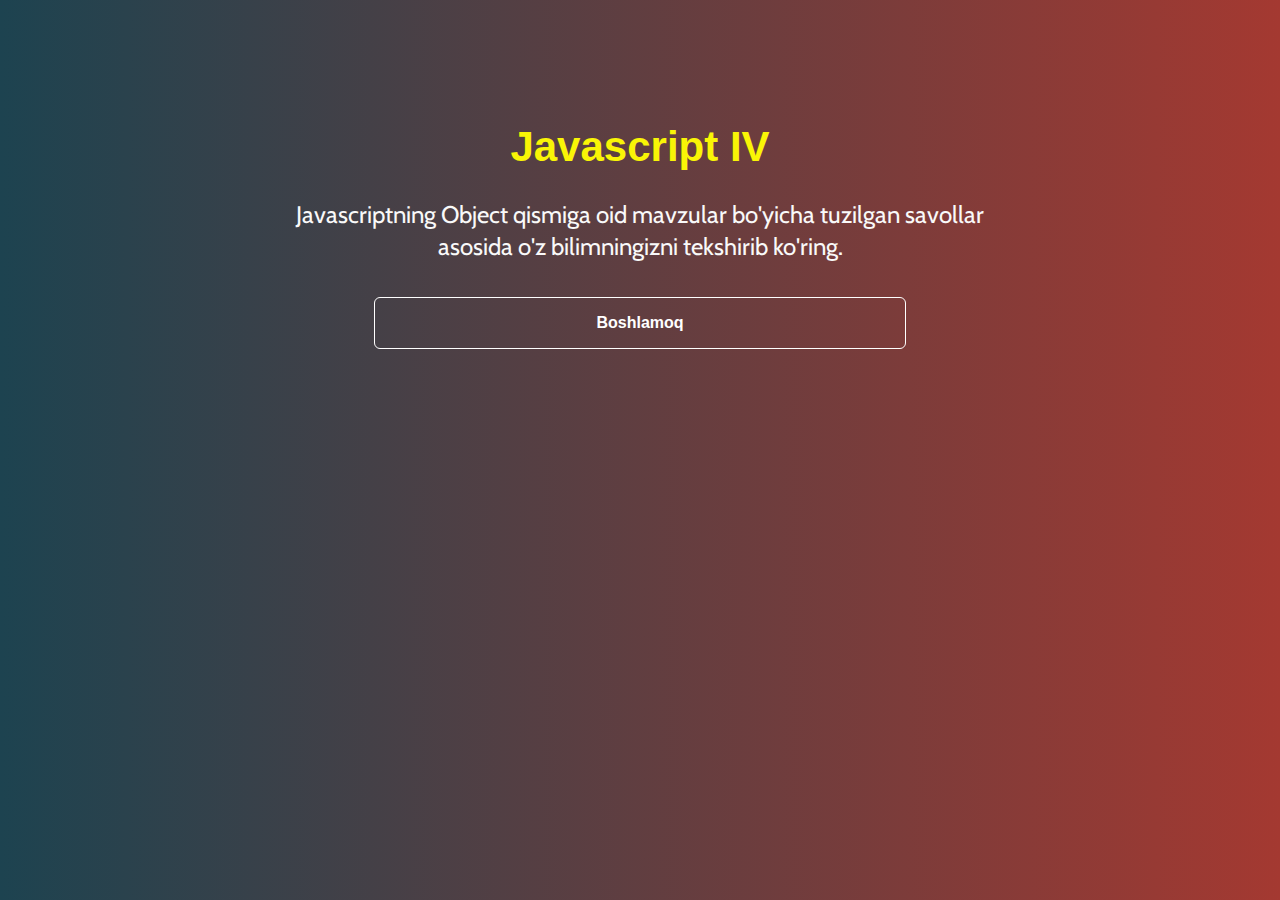
<file: js-object.html>
<!DOCTYPE html>
<html lang="en">

<head>
    <meta charset="UTF-8">
    <meta http-equiv="X-UA-Compatible" content="IE=edge">
    <meta name="viewport" content="width=device-width, initial-scale=1.0">
    <title>FrontQuiz / Javascript IV</title>

    <!-- Font family -->
    <link rel="preconnect" href="https://fonts.googleapis.com">
    <link rel="preconnect" href="https://fonts.gstatic.com" crossorigin>
    <link href="https://fonts.googleapis.com/css2?family=Cabin:wght@400;500&display=swap" rel="stylesheet">

    <link rel="stylesheet" href="./style.css">

    <!-- Yandex.RTB -->
    <script>window.yaContextCb = window.yaContextCb || []</script>
    <script src="https://yandex.ru/ads/system/context.js" async></script>

    <!-- Google tag (gtag.js) -->
    <script async src="https://www.googletagmanager.com/gtag/js?id=G-X76DZG3P99"></script>
    <script>
        window.dataLayer = window.dataLayer || [];
        function gtag() { dataLayer.push(arguments); }
        gtag('js', new Date());

        gtag('config', 'G-X76DZG3P99');
    </script>
</head>

<body>

    <aside class="container">
        <!-- Yandex.RTB R-A-12328467-1 -->
        <div id="yandex_rtb_R-A-12328467-1"></div>
        <script>
            window.yaContextCb.push(() => {
                Ya.Context.AdvManager.render({
                    "blockId": "R-A-12328467-1",
                    "renderTo": "yandex_rtb_R-A-12328467-1"
                })
            })
        </script>
    </aside>

    <main class="main">
        <div class="container main-container">
            <!-- Main-wrapper -->
            <div class="main-wrapper">
                <h1 class="hero-title hero-title-mark">Javascript IV</h1>
                <p class="hero-text">Javascriptning Object qismiga oid mavzular bo'yicha tuzilgan savollar asosida o'z
                    bilimningizni tekshirib ko'ring.</p>
                <button class="js-object-btn btn">Boshlamoq</button>
            </div>

            <div class="quiz-wrapper">
                <div class="hero-title hero-title-mark quiz" id="question"></div>
                <div id="answers"></div>
                <div id="result" class="none">Savol- <span id="number">1</span> / 10</div>
            </div>
        </div>
    </main>

    <script type="module" src="quiz.js"></script>
    <script type="module" src="script.js"></script>
</body>

</html>
</file>
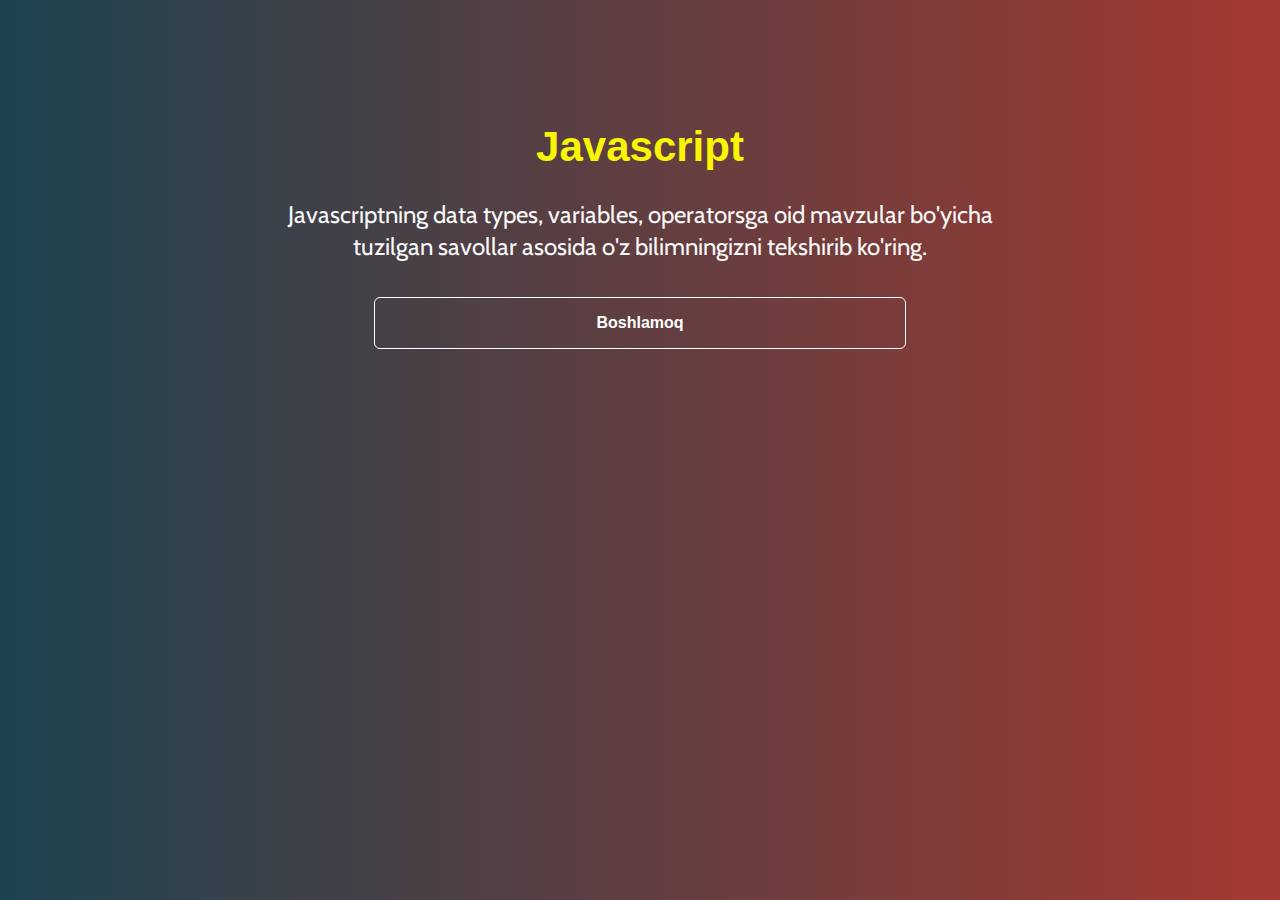
<file: js1.html>
<!DOCTYPE html>
<html lang="en">
<head>
    <meta charset="UTF-8">
    <meta http-equiv="X-UA-Compatible" content="IE=edge">
    <meta name="viewport" content="width=device-width, initial-scale=1.0">
    <title>FrontQuiz / Javascript I</title>

    <!-- Font family -->
    <link rel="preconnect" href="https://fonts.googleapis.com">
    <link rel="preconnect" href="https://fonts.gstatic.com" crossorigin>
    <link href="https://fonts.googleapis.com/css2?family=Cabin:wght@400;500&display=swap" rel="stylesheet">

    <link rel="stylesheet" href="./style.css">

    <!-- Google tag (gtag.js) -->
    <script async src="https://www.googletagmanager.com/gtag/js?id=G-X76DZG3P99"></script>
    <script>
    window.dataLayer = window.dataLayer || [];
    function gtag(){dataLayer.push(arguments);}
    gtag('js', new Date());

    gtag('config', 'G-X76DZG3P99');
    </script>
</head>
<body>

    <main class="main">
        <div class="container main-container">
            <!-- Main-wrapper -->
            <div class="main-wrapper">
                <h1 class="hero-title hero-title-mark">Javascript</h1>
                <p class="hero-text">Javascriptning data types, variables, operatorsga oid mavzular bo'yicha tuzilgan savollar asosida o'z bilimningizni tekshirib ko'ring.</p>
                <button class="js-btn btn">Boshlamoq</button>
            </div>

            <div class="quiz-wrapper">
                <div class="hero-title hero-title-mark quiz" id="question"></div>
                <div id="answers"></div>
                <div id="result" class="none">Savol- <span id="number">1</span> / 10</div>  
            </div>
        </div>
    </main>
    

    <script type="module" src="quiz.js"></script>
    <script type="module" src="script.js"></script>
</body>
</html>
</file>
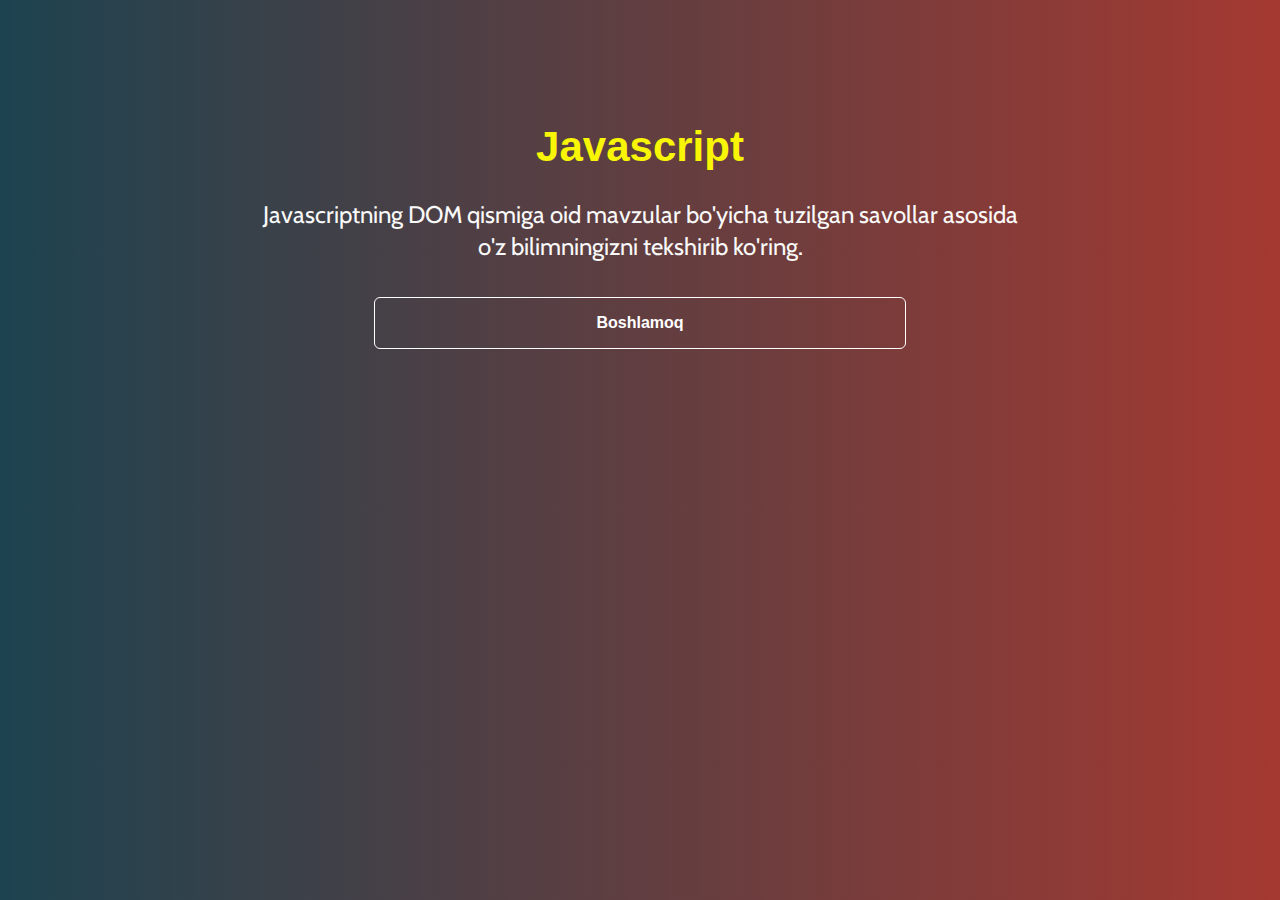
<file: js2.html>
<!DOCTYPE html>
<html lang="en">
<head>
    <meta charset="UTF-8">
    <meta http-equiv="X-UA-Compatible" content="IE=edge">
    <meta name="viewport" content="width=device-width, initial-scale=1.0">
    <title>FrontQuiz / Javascript I</title>

    <!-- Font family -->
    <link rel="preconnect" href="https://fonts.googleapis.com">
    <link rel="preconnect" href="https://fonts.gstatic.com" crossorigin>
    <link href="https://fonts.googleapis.com/css2?family=Cabin:wght@400;500&display=swap" rel="stylesheet">

    <link rel="stylesheet" href="./style.css">

    <!-- Google tag (gtag.js) -->
    <script async src="https://www.googletagmanager.com/gtag/js?id=G-X76DZG3P99"></script>
    <script>
    window.dataLayer = window.dataLayer || [];
    function gtag(){dataLayer.push(arguments);}
    gtag('js', new Date());

    gtag('config', 'G-X76DZG3P99');
    </script>
</head>
<body>

    <main class="main">
        <div class="container main-container">
            <!-- Main-wrapper -->
            <div class="main-wrapper">
                <h1 class="hero-title hero-title-mark">Javascript</h1>
                <p class="hero-text">Javascriptning DOM qismiga oid mavzular bo'yicha tuzilgan savollar asosida o'z bilimningizni tekshirib ko'ring.</p>
                <button class="js-two-btn btn">Boshlamoq</button>
            </div>

            <div class="quiz-wrapper">
                <div class="hero-title hero-title-mark quiz" id="question"></div>
                <div id="answers"></div>
                <div id="result" class="none">Savol- <span id="number">1</span> / 10</div>  
            </div>
        </div>
    </main>
    

    <script type="module" src="quiz.js"></script>
    <script type="module" src="script.js"></script>
</body>
</html>
</file>
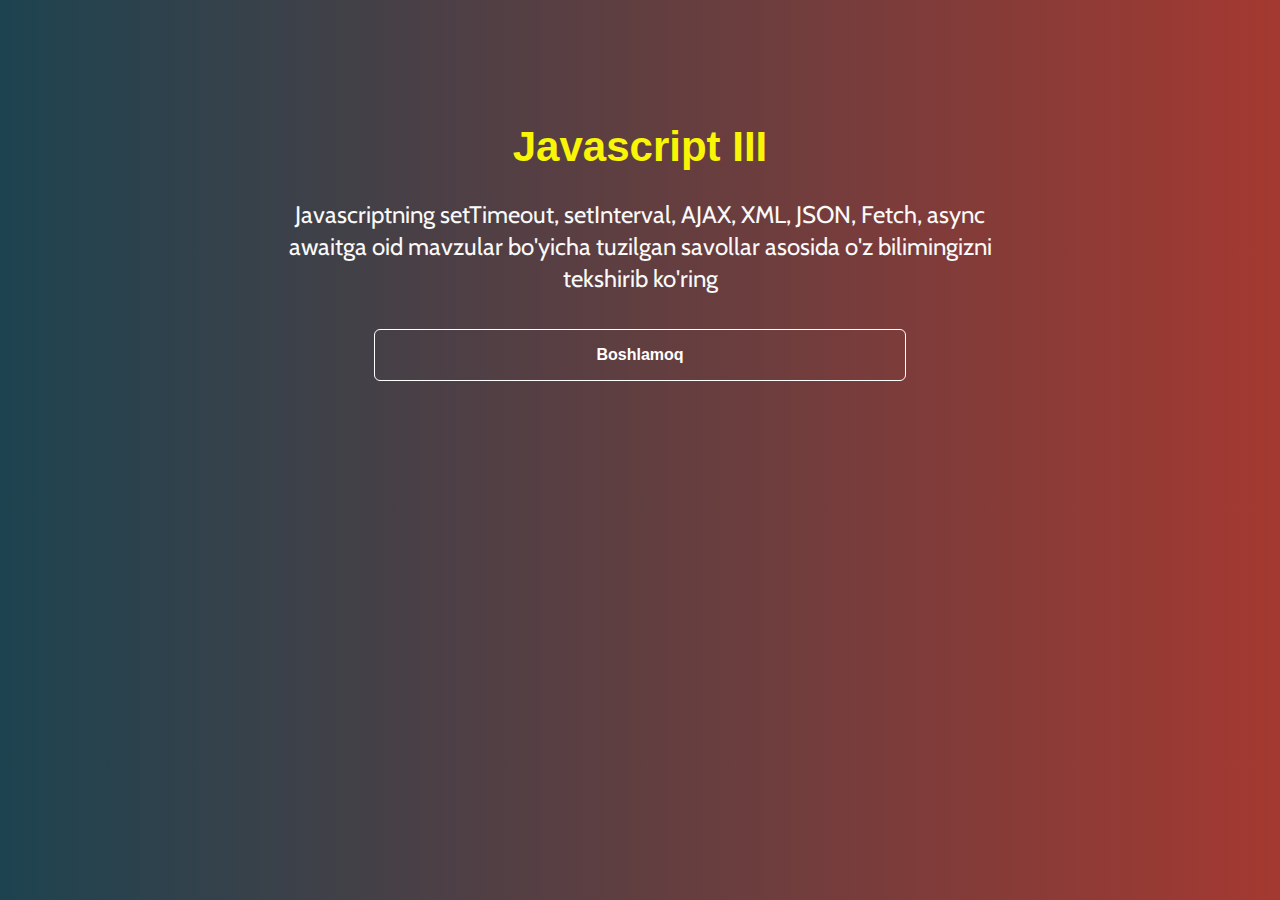
<file: js3.html>
<!DOCTYPE html>
<html lang="uz">
<head>
    <meta charset="UTF-8">
    <meta http-equiv="X-UA-Compatible" content="IE=edge">
    <meta name="viewport" content="width=device-width, initial-scale=1.0">
    <title>FrontQuiz / Javascript III</title>

    <!-- Font family -->
    <link rel="preconnect" href="https://fonts.googleapis.com">
    <link rel="preconnect" href="https://fonts.gstatic.com" crossorigin>
    <link href="https://fonts.googleapis.com/css2?family=Cabin:wght@400;500&display=swap" rel="stylesheet">

    <link rel="stylesheet" href="./style.css">

    <!-- Google tag (gtag.js) -->
    <script async src="https://www.googletagmanager.com/gtag/js?id=G-X76DZG3P99"></script>
    <script>
    window.dataLayer = window.dataLayer || [];
    function gtag(){dataLayer.push(arguments);}
    gtag('js', new Date());

    gtag('config', 'G-X76DZG3P99');
    </script>
</head>
<body>

    <main class="main">
        <div class="container main-container">
            <!-- Main-wrapper -->
            <div class="main-wrapper">
                <h1 class="hero-title hero-title-mark">Javascript III</h1>
                <p class="hero-text">Javascriptning setTimeout, setInterval, AJAX, XML, JSON, Fetch, async awaitga oid mavzular bo'yicha tuzilgan savollar asosida o'z bilimingizni tekshirib ko'ring</p>
                <button class="js-three-btn btn">Boshlamoq</button>
            </div>

            <div class="quiz-wrapper">
                <div class="hero-title hero-title-mark quiz" id="question"></div>
                <div id="answers"></div>
                <div id="result" class="none">Savol- <span id="number">1</span> / 10</div>  
            </div>
        </div>
    </main>
    

    <script type="module" src="./quiz.js"></script>
    <script type="module" src="script.js"></script>
</body>
</html>
</file>
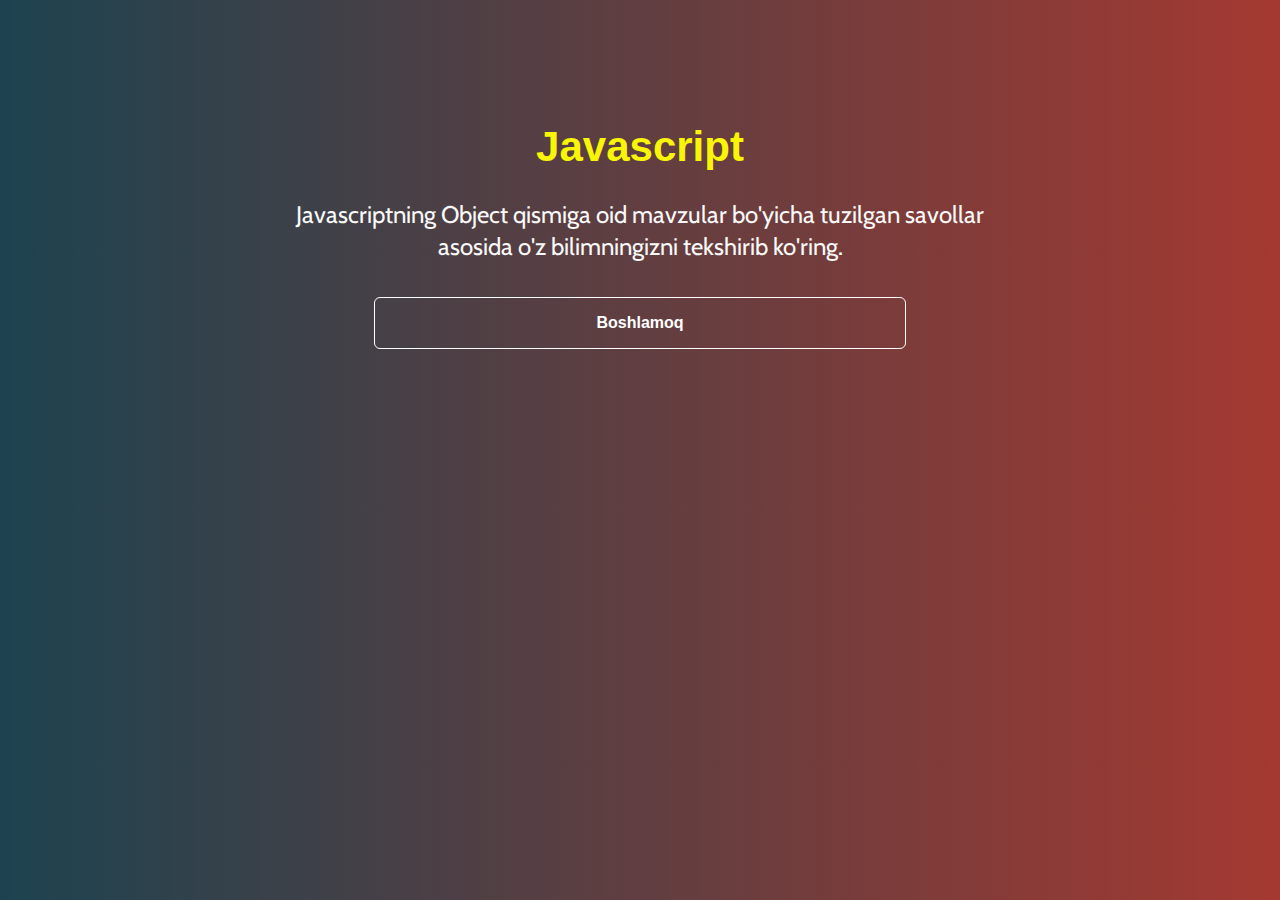
<file: js4.html>
<!DOCTYPE html>
<html lang="en">
<head>
    <meta charset="UTF-8">
    <meta http-equiv="X-UA-Compatible" content="IE=edge">
    <meta name="viewport" content="width=device-width, initial-scale=1.0">
    <title>FrontQuiz / Javascript I</title>

    <!-- Font family -->
    <link rel="preconnect" href="https://fonts.googleapis.com">
    <link rel="preconnect" href="https://fonts.gstatic.com" crossorigin>
    <link href="https://fonts.googleapis.com/css2?family=Cabin:wght@400;500&display=swap" rel="stylesheet">

    <link rel="stylesheet" href="./style.css">

    <!-- Google tag (gtag.js) -->
    <script async src="https://www.googletagmanager.com/gtag/js?id=G-X76DZG3P99"></script>
    <script>
    window.dataLayer = window.dataLayer || [];
    function gtag(){dataLayer.push(arguments);}
    gtag('js', new Date());

    gtag('config', 'G-X76DZG3P99');
    </script>
</head>
<body>

    <main class="main">
        <div class="container main-container">
            <!-- Main-wrapper -->
            <div class="main-wrapper">
                <h1 class="hero-title hero-title-mark">Javascript</h1>
                <p class="hero-text">Javascriptning Object qismiga oid mavzular bo'yicha tuzilgan savollar asosida o'z bilimningizni tekshirib ko'ring.</p>
                <button class="js-four-btn btn">Boshlamoq</button>
            </div>

            <div class="quiz-wrapper">
                <div class="hero-title hero-title-mark quiz" id="question"></div>
                <div id="answers"></div>
                <div id="result" class="none">Savol- <span id="number">1</span> / 10</div>  
            </div>
        </div>
    </main>
    

    <script type="module" src="quiz.js"></script>
    <script type="module" src="script.js"></script>
</body>
</html>
</file>
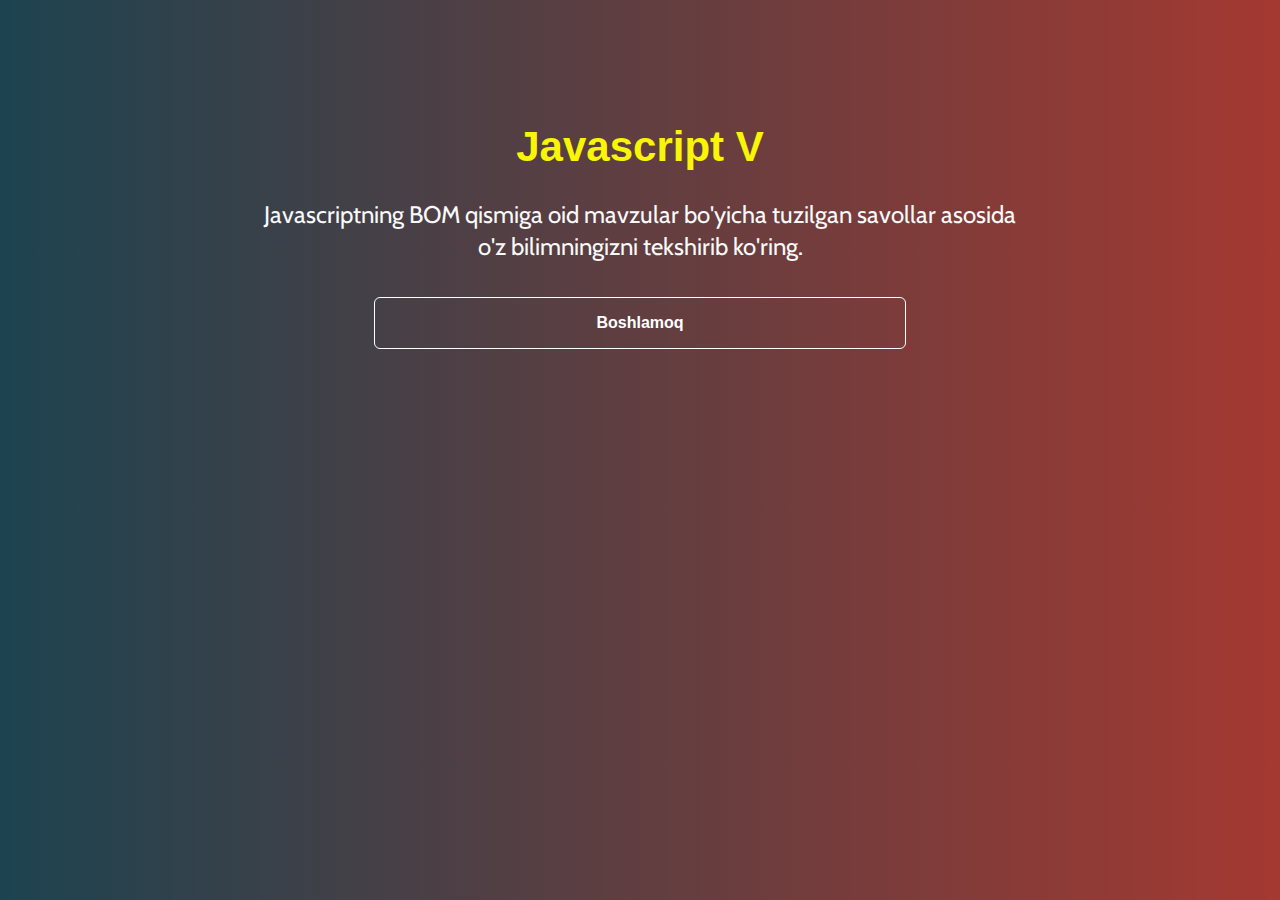
<file: js5.html>
<!DOCTYPE html>
<html lang="en">

<head>
    <meta charset="UTF-8">
    <meta http-equiv="X-UA-Compatible" content="IE=edge">
    <meta name="viewport" content="width=device-width, initial-scale=1.0">
    <title>FrontQuiz / Javascript V</title>

    <!-- Font family -->
    <link rel="preconnect" href="https://fonts.googleapis.com">
    <link rel="preconnect" href="https://fonts.gstatic.com" crossorigin>
    <link href="https://fonts.googleapis.com/css2?family=Cabin:wght@400;500&display=swap" rel="stylesheet">

    <link rel="stylesheet" href="./style.css">

    <!-- Yandex.RTB -->
    <script>window.yaContextCb = window.yaContextCb || []</script>
    <script src="https://yandex.ru/ads/system/context.js" async></script>

    <!-- Google tag (gtag.js) -->
    <script async src="https://www.googletagmanager.com/gtag/js?id=G-X76DZG3P99"></script>
    <script>
        window.dataLayer = window.dataLayer || [];
        function gtag() { dataLayer.push(arguments); }
        gtag('js', new Date());

        gtag('config', 'G-X76DZG3P99');
    </script>
</head>

<body>

    <aside class="container">
        <!-- Yandex.RTB R-A-12328467-1 -->
        <div id="yandex_rtb_R-A-12328467-1"></div>
        <script>
            window.yaContextCb.push(() => {
                Ya.Context.AdvManager.render({
                    "blockId": "R-A-12328467-1",
                    "renderTo": "yandex_rtb_R-A-12328467-1"
                })
            })
        </script>
    </aside>

    <main class="main">
        <div class="container main-container">
            <!-- Main-wrapper -->
            <div class="main-wrapper">
                <h1 class="hero-title hero-title-mark">Javascript V</h1>
                <p class="hero-text">Javascriptning BOM qismiga oid mavzular bo'yicha tuzilgan savollar asosida o'z
                    bilimningizni tekshirib ko'ring.</p>
                <button class="js-five-btn btn">Boshlamoq</button>
            </div>

            <div class="quiz-wrapper">
                <div class="hero-title hero-title-mark quiz" id="question"></div>
                <div id="answers"></div>
                <div id="result" class="none">Savol- <span id="number">1</span> / 10</div>
            </div>
        </div>
    </main>

    <script type="module" src="quiz.js"></script>
    <script type="module" src="script.js"></script>
</body>

</html>
</file>
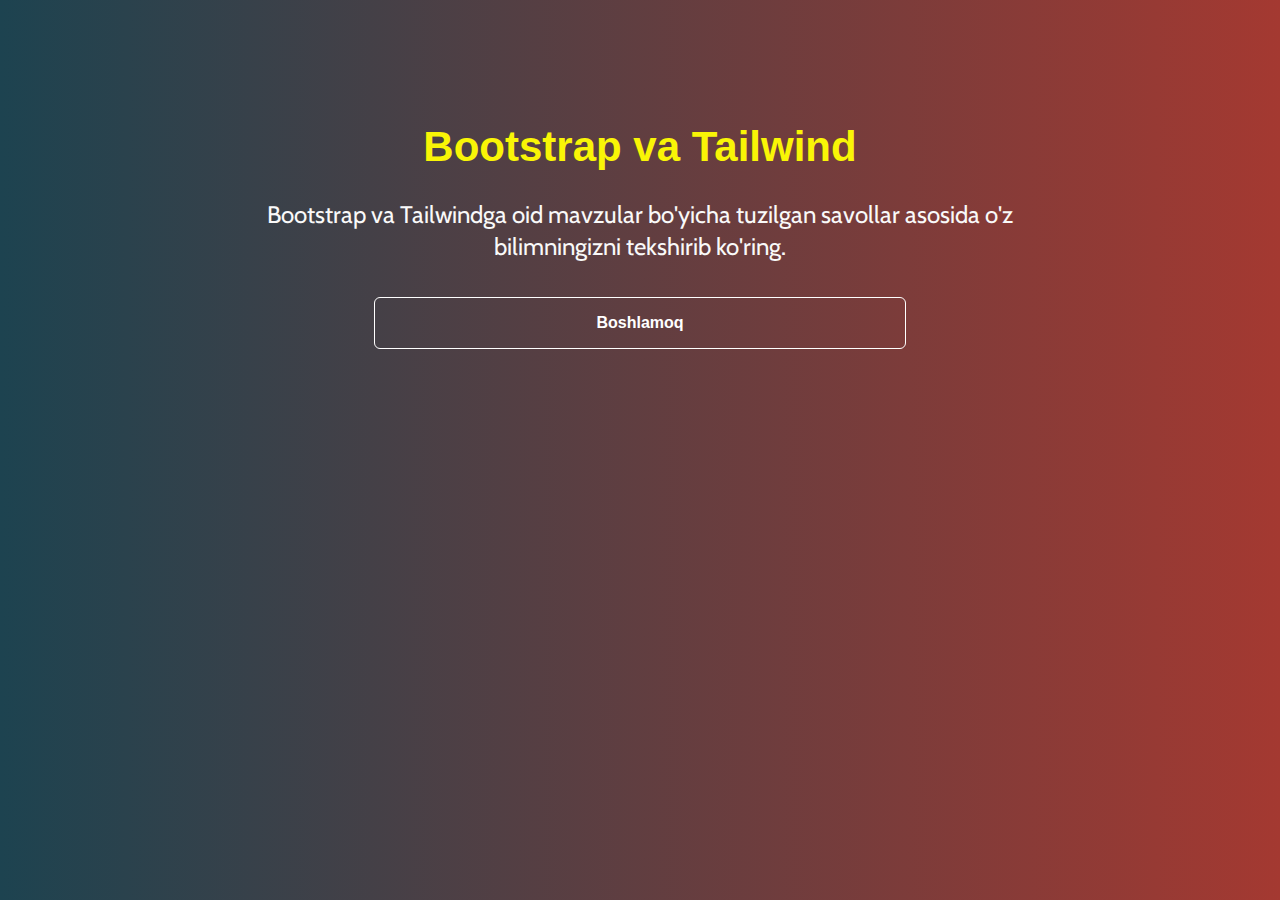
<file: tboot.html>
<!DOCTYPE html>
<html lang="en">

<head>
    <meta charset="UTF-8">
    <meta http-equiv="X-UA-Compatible" content="IE=edge">
    <meta name="viewport" content="width=device-width, initial-scale=1.0">
    <title>FrontQuiz / Tailwind, Bootstrap</title>

    <!-- Font family -->
    <link rel="preconnect" href="https://fonts.googleapis.com">
    <link rel="preconnect" href="https://fonts.gstatic.com" crossorigin>
    <link href="https://fonts.googleapis.com/css2?family=Cabin:wght@400;500&display=swap" rel="stylesheet">

    <link rel="stylesheet" href="./style.css">

    <!-- Yandex.RTB -->
    <script>window.yaContextCb = window.yaContextCb || []</script>
    <script src="https://yandex.ru/ads/system/context.js" async></script>

    <!-- Google tag (gtag.js) -->
    <script async src="https://www.googletagmanager.com/gtag/js?id=G-X76DZG3P99"></script>
    <script>
        window.dataLayer = window.dataLayer || [];
        function gtag() { dataLayer.push(arguments); }
        gtag('js', new Date());

        gtag('config', 'G-X76DZG3P99');
    </script>
</head>

<body>

    <aside class="container">
        <!-- Yandex.RTB R-A-12328467-1 -->
        <div id="yandex_rtb_R-A-12328467-1"></div>
        <script>
            window.yaContextCb.push(() => {
                Ya.Context.AdvManager.render({
                    "blockId": "R-A-12328467-1",
                    "renderTo": "yandex_rtb_R-A-12328467-1"
                })
            })
        </script>
    </aside>

    <main class="main">
        <div class="container main-container">
            <!-- Main-wrapper -->
            <div class="main-wrapper">
                <h1 class="hero-title hero-title-mark">Bootstrap va Tailwind</h1>
                <p class="hero-text">Bootstrap va Tailwindga oid mavzular bo'yicha tuzilgan savollar asosida o'z
                    bilimningizni tekshirib ko'ring.</p>
                <button class="tboot-btn btn">Boshlamoq</button>
            </div>

            <div class="quiz-wrapper">
                <div class="hero-title hero-title-mark quiz" id="question"></div>
                <div id="answers"></div>
                <div id="result" class="none">Savol- <span id="number">1</span> / 10</div>
            </div>
        </div>
    </main>

    <script type="module" src="./quiz.js"></script>
    <script type="module" src="script.js"></script>
</body>

</html>
</file>
<file: style.css>
* {
  margin: 0;
  padding: 0;
  box-sizing: border-box;
}

html {
  height: 100%;
}

body {
  height: 100%;
  display: flex;
  flex-direction: column;
  font-family: Arial, sans-serif;
}

.container {
  width: 100%;
  max-width: 1240px;
  padding-left: 20px;
  padding-right: 20px;
  margin-left: auto;
  margin-right: auto;
}

/* top */
.top {
  padding-top: 30px;
  padding-bottom: 30px;
  background-color: #211967;
}

.top-container {
  display: flex;
  justify-content: space-between;
}

.donate-btn {
  padding: 0 15px 0 10px;
  border-radius: 10px;
  box-shadow: 0px 0px 4px 4px #e7413373;
  background-color: #e74133;
  color: white;
  font-size: 17px;
  border: none;
  display: flex;
  align-items: center;
  transition: all .5s ease-in-out;
  letter-spacing: 1px;
}

.donate-btn:hover {
  background-color: #f54d3e;
  transition: all .5s ease-in-out;
  box-shadow: 0px 0px 5px 3px #e7413373;
}

.donate-btn::before {
  content: "";
  background-image: url("[data-uri]");
  background-size: 100%;
  background-repeat: no-repeat;
  background-position: center;
  color: transparent;
  position: relative;
  width: 40px;
  height: 30px;
  display: block;
  margin-right: 5px;
  transition: all .9s ease-in-out;
}

.donate-btn:hover:before {
  background-image: url("[data-uri]");
  transition: all .9s ease-in-out;
  transform: rotate(-1turn);
}

.link {
  display: flex;
  align-items: center;
  justify-content: flex-start;
  width: 45px;
  padding-top: 10px;
  padding-bottom: 10px;
  border: none;
  border-radius: 50%;
  cursor: pointer;
  position: relative;
  overflow: hidden;
  transition-duration: 0.5s;
  box-shadow: 2px 2px 10px rgba(0, 0, 0, 0.199);
  background-color: rgb(5, 185, 62);
}

/* plus sign */
.sign {
  width: 100%;
  transition-duration: 0.5s;
  display: flex;
  align-items: center;
  justify-content: center;
}

.sign svg {
  width: 24px;
}

.sign svg path {
  fill: white;
}
/* text */
.text {
  position: absolute;
  right: 0%;
  width: 0%;
  opacity: 0;
  color: white;
  font-size: 1.2em;
  font-weight: 600;
  transition-duration: 0.5s;
}

.link:hover {
  width: 120px;
  border-radius: 40px;
  transition-duration: 0.5s;
}

.link:hover .sign {
  width: 40%;
  transition-duration: 0.5s;
  padding-left: 5px;
}

.link:hover .text {
  opacity: 1;
  width: 60%;
  transition-duration: 0.5s;
  padding-right: 10px;
}

/* hero */
.hero {
  background-color: #211967;
  color: #fff;
  padding-top: 20px;
  padding-bottom: 80px;
}

.hero-container {
  display: flex;
  flex-direction: column;
  justify-content: center;
  align-items: center;
}

.hero-title {
  white-space: pre-line;
  margin-bottom: 24px;
  font-size: 42px;
  line-height: 1.3;
  font-family: "Coolvetica", sans-serif;
}

.hero-title-mark {
  color: rgb(249, 245, 6);
}

.hero-text {
  max-width: 800px;
  text-align: center;
  font-size: 24px;
  line-height: 32px;
  font-family: "Cabin", sans-serif;
  font-weight: 400;
  margin-bottom: 24px;
}

.logos {
  width: 100%;
  max-width: 800px;
  height: 190px;
  object-fit: contain;
  margin-bottom: 12px;
}

.hero-text-success {
  font-size: 28px;
  line-height: 32px;
  font-family: "Cabin", sans-serif;
  color: rgb(249, 245, 6);
  font-weight: 500;
}

main {
  flex-grow: 1;
  background-color: #f4f5f6;
}

/* Question */
.questions-section {
  padding-top: 80px;
  padding-bottom: 120px;
}

.questions-title {
  text-align: center;
  font-size: 48px;
  font-family: "Coolvetica", sans-serif;
  font-weight: 700;
  margin-bottom: 56px;
}

.questions-wrapper {
  display: grid;
  grid-template-columns: repeat(3, 1fr);
  gap: 40px;
  margin-bottom: 40px;
}

.total-wrapper {
  display: flex;
  justify-content: end;
}

.total-number {
  font-size: 28px;
  color: rgb(8, 4, 56);
}

#total-number {
  color: rgb(128, 221, 28);
}

.question {
  border: 1px solid #f4f5f6;
  padding: 32px;
  gap: 32px;
  box-shadow: 0px 2px 16px -4px rgba(7, 17, 33, 0.08);
  border-radius: 24px;
  background-color: #fff;
  text-decoration: none;
  transition: all 0.5s ease;
}

.question:hover {
  background-color: #211967;
  color: #fff;
}

.header {
  display: flex;
  justify-content: space-between;
  align-items: center;
  margin-bottom: 24px;
}

.details-title {
  font-size: 32px;
  line-height: 40px;
  margin-bottom: 8px;
  color: #071121;
  transition: all 0.5s ease;
}

.question:hover .details-title {
  color: #fff;
}

.details-total {
  font-family: "Cabin", sans-serif;
  font-size: 18px;
  color: #39424e;
  transition: all 0.5s ease;
}

.question:hover .details-total {
  color: #fff;
}

.footer {
  padding-top: 30px;
  padding-bottom: 30px;
  background-color: #211967;
  color: #fff;
  box-shadow: 0px 2px 16px -4px rgba(7, 17, 33, 0.08);
}

.footer-title {
  text-align: center;
  font-size: 26px;
  font-weight: 600;
}

/* Sections */
.main {
  padding-top: 120px;
  padding-bottom: 120px;
  background: linear-gradient(to right, rgb(29, 67, 80), rgb(164, 57, 49));
  color: #f9f9f9;
}

.main-container {
  max-width: 800px;
}

.main-wrapper {
  display: flex;
  justify-content: center;
  align-items: center;
  flex-direction: column;
}

.quiz-wrapper {
  display: flex;
  justify-content: center;
  align-items: center;
  flex-direction: column;
  text-align: center;
}

#answers {
  width: 100%;
  max-width: 800px;
}

#result {
  margin-top: 30px;
  font-size: 24px;
}

#number {
  color: rgb(249, 245, 6);
}

.quiz {
  font-size: 42px;
}

.btn {
  width: 70%;
  background-color: transparent;
  border: 1px solid white;
  padding: 16px;
  color: #fff;
  font-size: 16px;
  border-radius: 6px;
  font-weight: 700;
  transition: all 0.5s ease;
  margin-top: 10px;
}

.btn:hover {
  background-color: #fff;
  color: #000;
}

.btn-full {
  width: 100%;
}

.quiz-wrapper {
  display: flex;
  justify-content: center;
  align-items: center;
  flex-direction: column;
}

.none {
  display: none;
}

.block {
  display: block;
}

.btn-margin {
  margin-top: 30px;
  display: inline-block;
  padding: 12px 36px;
  background-color: darkcyan;
  border-radius: 6px;
  text-decoration: none;
  color: #fff;
  font-weight: 500;
}

.list-item {
  padding: 0 0 20px;
  background-color: #000;
  color: #fff;
  border-radius: 8px;
  margin-bottom: 12px;
  list-style: none;
}

.list-item-title {
  padding: 20px;
  background-color: #211967;
  border-radius: 8px;
  margin-bottom: 12px;
  list-style: none;
  text-align: left;
  font-size: 22px;
  font-weight: 500;
}

.list-description {
  text-align: left;
  padding: 10px 20px;
}

.correct {
  display: inline-block;
  padding: 10px 20px;
  background-color: rgb(20, 150, 20);
  color: #fff;
}

.incorrect {
  display: inline-block;
  padding: 10px 20px;
  background-color: rgb(228, 69, 16);
  color: #fff;
}

/* Modal */
.modal {
  display: none;
  font-weight: 500;
  font-size: 14px;
  line-height: 16px;
}

span{
  display: inline-block;
}

.overlay{
  display: none;
  width: 100%;
  height: 100%;
  position: fixed;
  left: 0;
  top: 0;
  background-color: rgb(0, 0, 0, 0.7);
  backdrop-filter: blur(5px);
  z-index: 55;
}

.card-wrapper {
  position: fixed;
  top: 0;
  left: 0;
  width: 100%;
  height: 100%;
  display: flex;
  justify-content: center;
  align-items: center;
  z-index: 56;
}

.card {
  width: 100%;
  padding-left: 20px;
  padding-right: 20px;
  max-width: 500px;
  min-height: 300px;
  position: relative;
  perspective: 1000px;
}

.xmark{
  position: absolute;
  right: 15px;
  top: -50px;
  background-color: transparent;
  border: none;
  cursor: pointer;
}

.front,
.back {
  position: absolute;
  top: 0;
  left: 0;
  width: 100%;
  height: 100%;
  padding: 20px 40px;
  background-color: rgb(9, 99, 108);
  color: #f3f3f3;
  backface-visibility: hidden;
  border-radius: 15px;
  transition: transform 1s ease;
}

.card:hover .front {
  transform: rotateY(180deg);
}

.card:hover .back {
  transform: rotateY(360deg);
}

.front {
  position: relative;
}

.back {
  transform: rotateY(180deg);
}

.logo {
  display: block;
  text-align: right;
  font-weight: 700;
  font-size: 17px;
  line-height: 1.2;
  margin-bottom: 40px;
}
.set {
  display: block;
  width: 90px;
  height: 60px;
  background-image: linear-gradient(
    to right,
    gold 0%,
    gold 32%,
    black 32%,
    black 33%,
    gold 33%,
    gold 65%,
    black 65%,
    black 66%,
    gold 66%,
    gold 100%
  );
  border-radius: 8px;
  margin-bottom: 30px;
  margin-left: 15px;
}

.number {
  font-family: monospace;
  font-size: 35px;
  line-height: 1.2;
  color: rgb(180, 160, 47);
  margin-bottom: 12px;
}

.when {
  display: flex;
  justify-content: center;
  font-size: 20px;
  line-height: 1.2;
  color: rgb(180, 160, 47);
  margin-bottom: 25px;
}

.name {
  font-size: 20px;
  color: rgb(180, 160, 47);
}

.img {
  width: 100px;
  height: 60px;
  display: flex;
  justify-content: center;
  align-items: center;
  position: absolute;
  right: 14px;
  bottom: 20px;
  text-transform: uppercase;
  font-size: 20px;
  line-height: 1.2;
  font-weight: 700;
  font-style: oblique;
  color: rgb(180, 160, 47);
  background-color: rgb(13, 28, 63);
  border-radius: 5px;
}

/* BACK */
.about {
  width: 200px;
  font-size: 15px;
  line-height: 1.2;
  text-transform: uppercase;
  margin-bottom: 10px;
}

.site {
  display: block;
  font-size: 12px;
  line-height: 1.2;
  margin-bottom: 20px;
}

.box {
  width: 170px;
  height: 45px;
  background-color: #fff;
  margin-bottom: 80px;
}

.rule {
  width: 100%;
  max-width: 280px;
  font-size: 9px;
  line-height: 1.2;
  text-transform: uppercase;
  margin-bottom: 5px;
}

.tel {
  font-size: 9px;
  line-height: 1.2;
  text-transform: uppercase;
}

@media only screen and (max-width: 800px) {
  .top-title {
    font-size: 46px;
  }

  .top-text {
    font-size: 18px;
    line-height: 24px;
  }

  .questions-section {
    padding-top: 60px;
    padding-bottom: 100px;
  }

  .questions-title {
    font-size: 40px;
    margin-bottom: 40px;
  }

  .questions-wrapper {
    grid-template-columns: repeat(2, 1fr);
    gap: 30px;
  }
}

@media only screen and (max-width: 600px) {
  .donate-btn{
    padding-right: 10px;
    margin-right: 0;
  }

  .donate-text{
    display: none;
  }

  .hero-title {
    font-size: 46px;
  }

  .hero-text {
    font-size: 20px;
  }

  .questions-section {
    padding-bottom: 80px;
  }
  .questions-title {
    font-size: 32px;
    margin-bottom: 40px;
  }
  .questions-wrapper {
    grid-template-columns: repeat(1, 1fr);
    gap: 30px;
  }
  .footer-title {
    font-size: 22px;
  }
  .main {
    padding-top: 100px;
  }

  .quiz {
    font-size: 28px;
  }
  .btn {
    width: 100%;
    border-collapse: collapse;
  }
  .list-item-title {
    font-size: 18px;
  }
  .total-number {
    font-size: 22px;
  }
  .front, .back{
    padding: 25px 35px;
  }
  .number{
    font-size: 28px;
  }
}

@media only screen and (max-width: 420px){
  .front, .back{
    padding: 20px 30px;
  }
  .set{
    height: 50px;
    margin-left: 8px;
  }
  .img{
    width: 80px;
    height: 45px;
    font-size: 18px;
  }
  .number{
    font-size: 25px;
  }
  .when{
    font-size: 16px;
  }
  .name{
    font-size: 16px;
  }
  .donate-btn::before{
    margin-right: 0;
  }
}

@media only screen and (max-width: 380px){
  .logo{
    font-size: 15px;
  }
  .number{
    font-size: 20px;
  }
  .set{
    width: 80px;
  }
}
</file>
